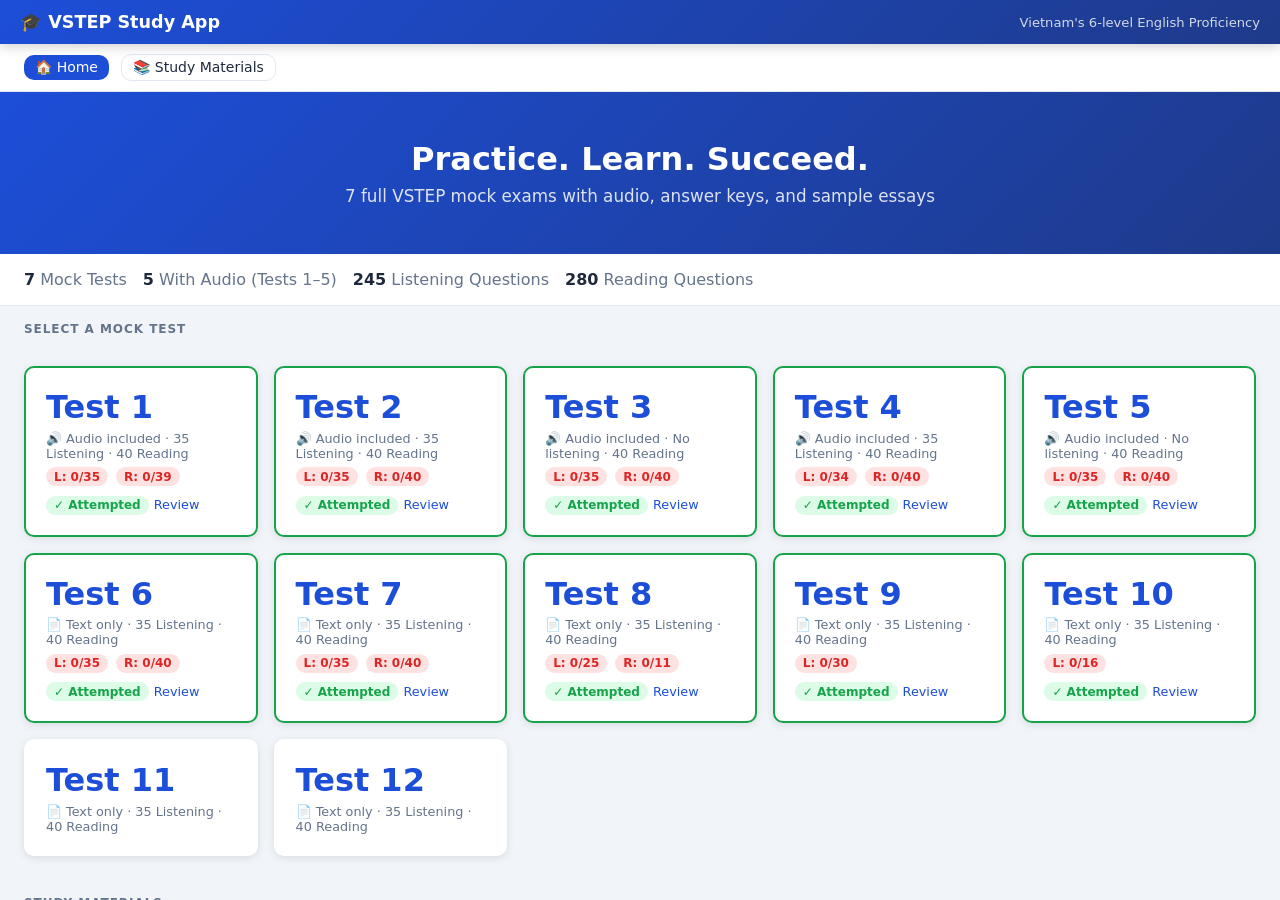
<file: index.html>
<!DOCTYPE html>
<html><head>
<meta charset="UTF-8">
<meta http-equiv="refresh" content="0; url=app/index.html">
<title>VSTEP Study App</title>
</head><body>
<p>Redirecting… <a href="app/index.html">Click here</a> if not redirected.</p>
</body></html>
</file>
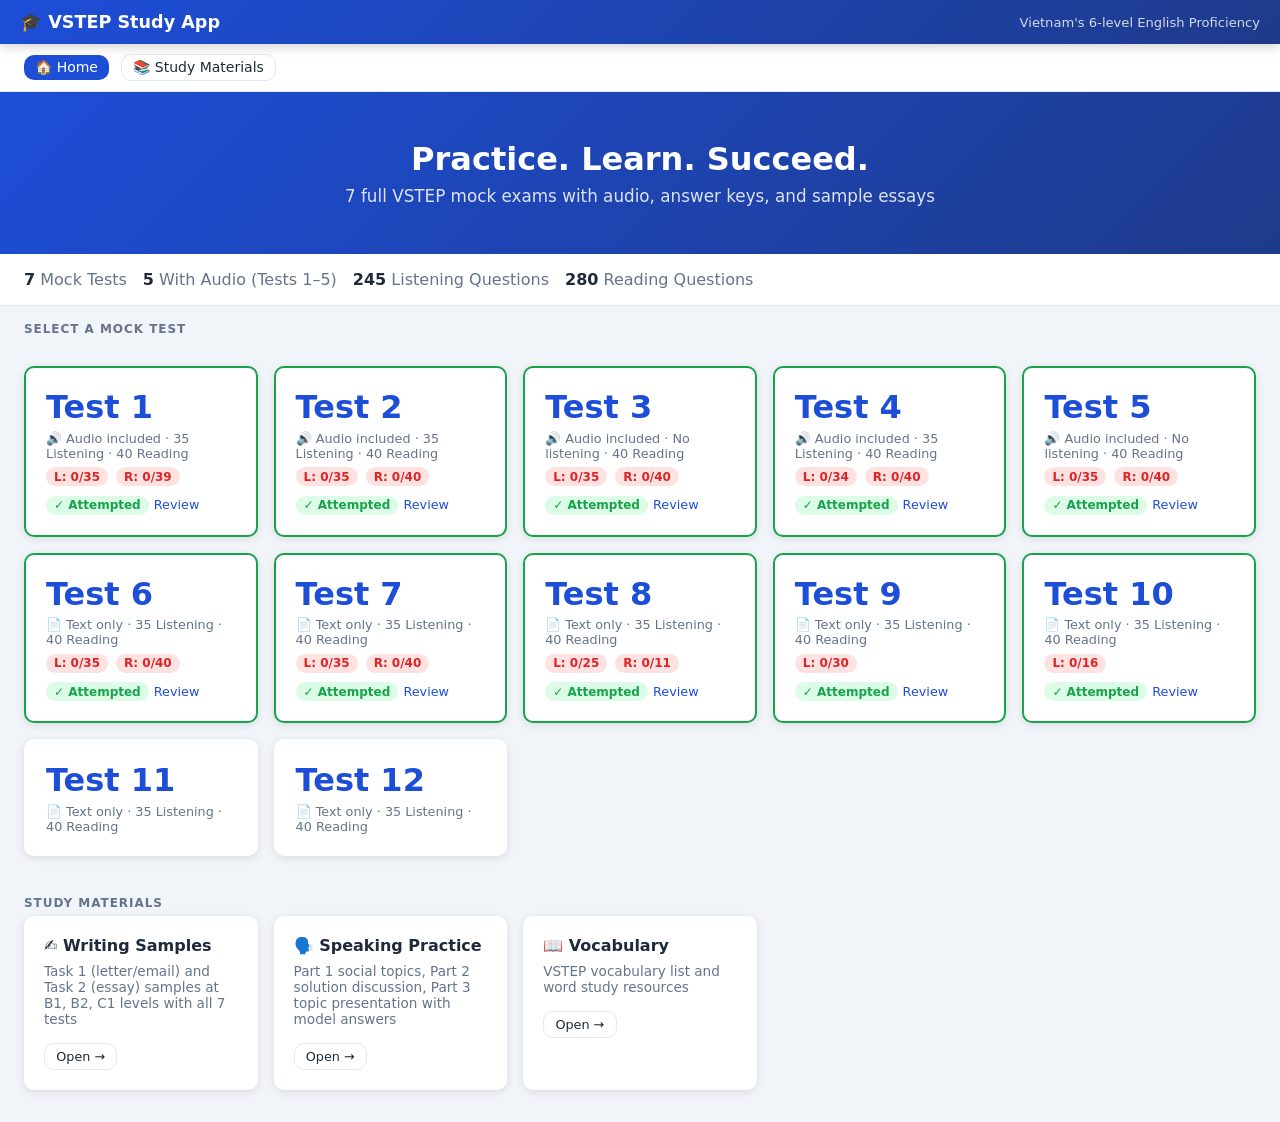
<file: app/index.html>
<!DOCTYPE html>
<html lang="en">
<head>
  <meta charset="UTF-8">
  <meta name="viewport" content="width=device-width, initial-scale=1.0">
  <title>VSTEP Study App</title>
  <link rel="stylesheet" href="style.css">
  <style>
    .progress-bar-wrap { background:#e2e8f0; border-radius:99px; height:6px; margin-top:.5rem; }
    .progress-bar      { height:6px; border-radius:99px; background:var(--success); transition:width .3s; }
    .nav-links { display:flex; gap:.75rem; align-items:center; flex-wrap:wrap; padding:.6rem 1.5rem; background:var(--card); border-bottom:1px solid var(--border); }
    .nav-links a { font-size:.875rem; font-weight:500; }
    .stat-row { display:flex; gap:.5rem; margin-top:.4rem; flex-wrap:wrap; }
    .section-title { padding: 1rem 1.5rem .4rem; font-size:.75rem; font-weight:700; text-transform:uppercase; letter-spacing:.08em; color:var(--muted); }
  </style>
</head>
<body>

<div class="app-header">
  <div>
    <h1>🎓 VSTEP Study App</h1>
  </div>
  <div class="spacer"></div>
  <span style="font-size:.82rem;opacity:.8">Vietnam's 6-level English Proficiency</span>
</div>

<nav class="nav-links">
  <a href="index.html" class="btn btn-primary btn-sm">🏠 Home</a>
  <a href="study.html" class="btn btn-outline btn-sm">📚 Study Materials</a>
</nav>

<!-- Hero -->
<div class="home-hero">
  <h1>Practice. Learn. Succeed.</h1>
  <p>7 full VSTEP mock exams with audio, answer keys, and sample essays</p>
</div>

<!-- Quick Stats -->
<div style="padding:1rem 1.5rem; display:flex; gap:1rem; flex-wrap:wrap; border-bottom:1px solid var(--border); background:var(--card);">
  <div><strong>7</strong> <span class="text-muted">Mock Tests</span></div>
  <div><strong>5</strong> <span class="text-muted">With Audio (Tests 1–5)</span></div>
  <div><strong>245</strong> <span class="text-muted">Listening Questions</span></div>
  <div><strong>280</strong> <span class="text-muted">Reading Questions</span></div>
</div>

<!-- Test Selection -->
<p class="section-title">Select a Mock Test</p>
<div class="test-grid" id="test-grid"></div>

<!-- Study Materials -->
<p class="section-title">Study Materials</p>
<div style="display:grid; grid-template-columns:repeat(auto-fill,minmax(220px,1fr)); gap:1rem; padding:0 1.5rem 2rem;">

  <div class="card" style="cursor:pointer" onclick="location.href='study.html?tab=writing'">
    <div class="card-title">✍️ Writing Samples</div>
    <p style="font-size:.85rem;color:var(--muted)">Task 1 (letter/email) and Task 2 (essay) samples at B1, B2, C1 levels with all 7 tests</p>
    <div class="mt-2"><a href="study.html?tab=writing" class="btn btn-outline btn-sm">Open →</a></div>
  </div>

  <div class="card" style="cursor:pointer" onclick="location.href='study.html?tab=speaking'">
    <div class="card-title">🗣️ Speaking Practice</div>
    <p style="font-size:.85rem;color:var(--muted)">Part 1 social topics, Part 2 solution discussion, Part 3 topic presentation with model answers</p>
    <div class="mt-2"><a href="study.html?tab=speaking" class="btn btn-outline btn-sm">Open →</a></div>
  </div>

  <div class="card" style="cursor:pointer" onclick="location.href='study.html?tab=vocab'">
    <div class="card-title">📖 Vocabulary</div>
    <p style="font-size:.85rem;color:var(--muted)">VSTEP vocabulary list and word study resources</p>
    <div class="mt-2"><a href="study.html?tab=vocab" class="btn btn-outline btn-sm">Open →</a></div>
  </div>

</div>

<script src="data/tests.js"></script>
<script src="data/answers.js"></script>
<script src="app.js"></script>
<script>
  const grid = document.getElementById('test-grid');

  Object.entries(TESTS).forEach(([num, test]) => {
    const n = parseInt(num);
    const answers = APP.getAnswers(n);
    const score   = APP.calcScore(n, answers);
    const hasL    = score.listening;
    const hasR    = score.reading;
    const done    = hasL || hasR;

    let progressHTML = '';
    let statHTML = '';

    if (done) {
      const lPct = hasL ? Math.round(hasL.correct / hasL.total * 100) : 0;
      const rPct = hasR ? Math.round(hasR.correct / hasR.total * 100) : 0;
      statHTML = `
        <div class="stat-row">
          ${hasL ? `<span class="badge badge-${APP.scoreClass(hasL.correct,hasL.total)==='good'?'success':APP.scoreClass(hasL.correct,hasL.total)==='ok'?'primary':'danger'}">L: ${hasL.correct}/${hasL.total}</span>` : ''}
          ${hasR ? `<span class="badge badge-${APP.scoreClass(hasR.correct,hasR.total)==='good'?'success':APP.scoreClass(hasR.correct,hasR.total)==='ok'?'primary':'danger'}">R: ${hasR.correct}/${hasR.total}</span>` : ''}
        </div>`;
    }

    grid.innerHTML += `
      <div class="test-card ${done ? 'completed' : ''}" onclick="location.href='test.html?test=${n}'">
        <div class="test-num">Test ${n}</div>
        <div class="test-meta">
          ${test.hasAudio ? '🔊 Audio included' : '📄 Text only'}
          · ${test.listening?.parts ? '35 Listening' : 'No listening'}
          · 40 Reading
        </div>
        ${statHTML}
        ${done ? '<div class="mt-1"><span class="badge badge-success">✓ Attempted</span> <a href="review.html?test='+n+'" onclick="event.stopPropagation()" style="font-size:.8rem">Review</a></div>' : ''}
      </div>`;
  });
</script>
</body>
</html>
</file>
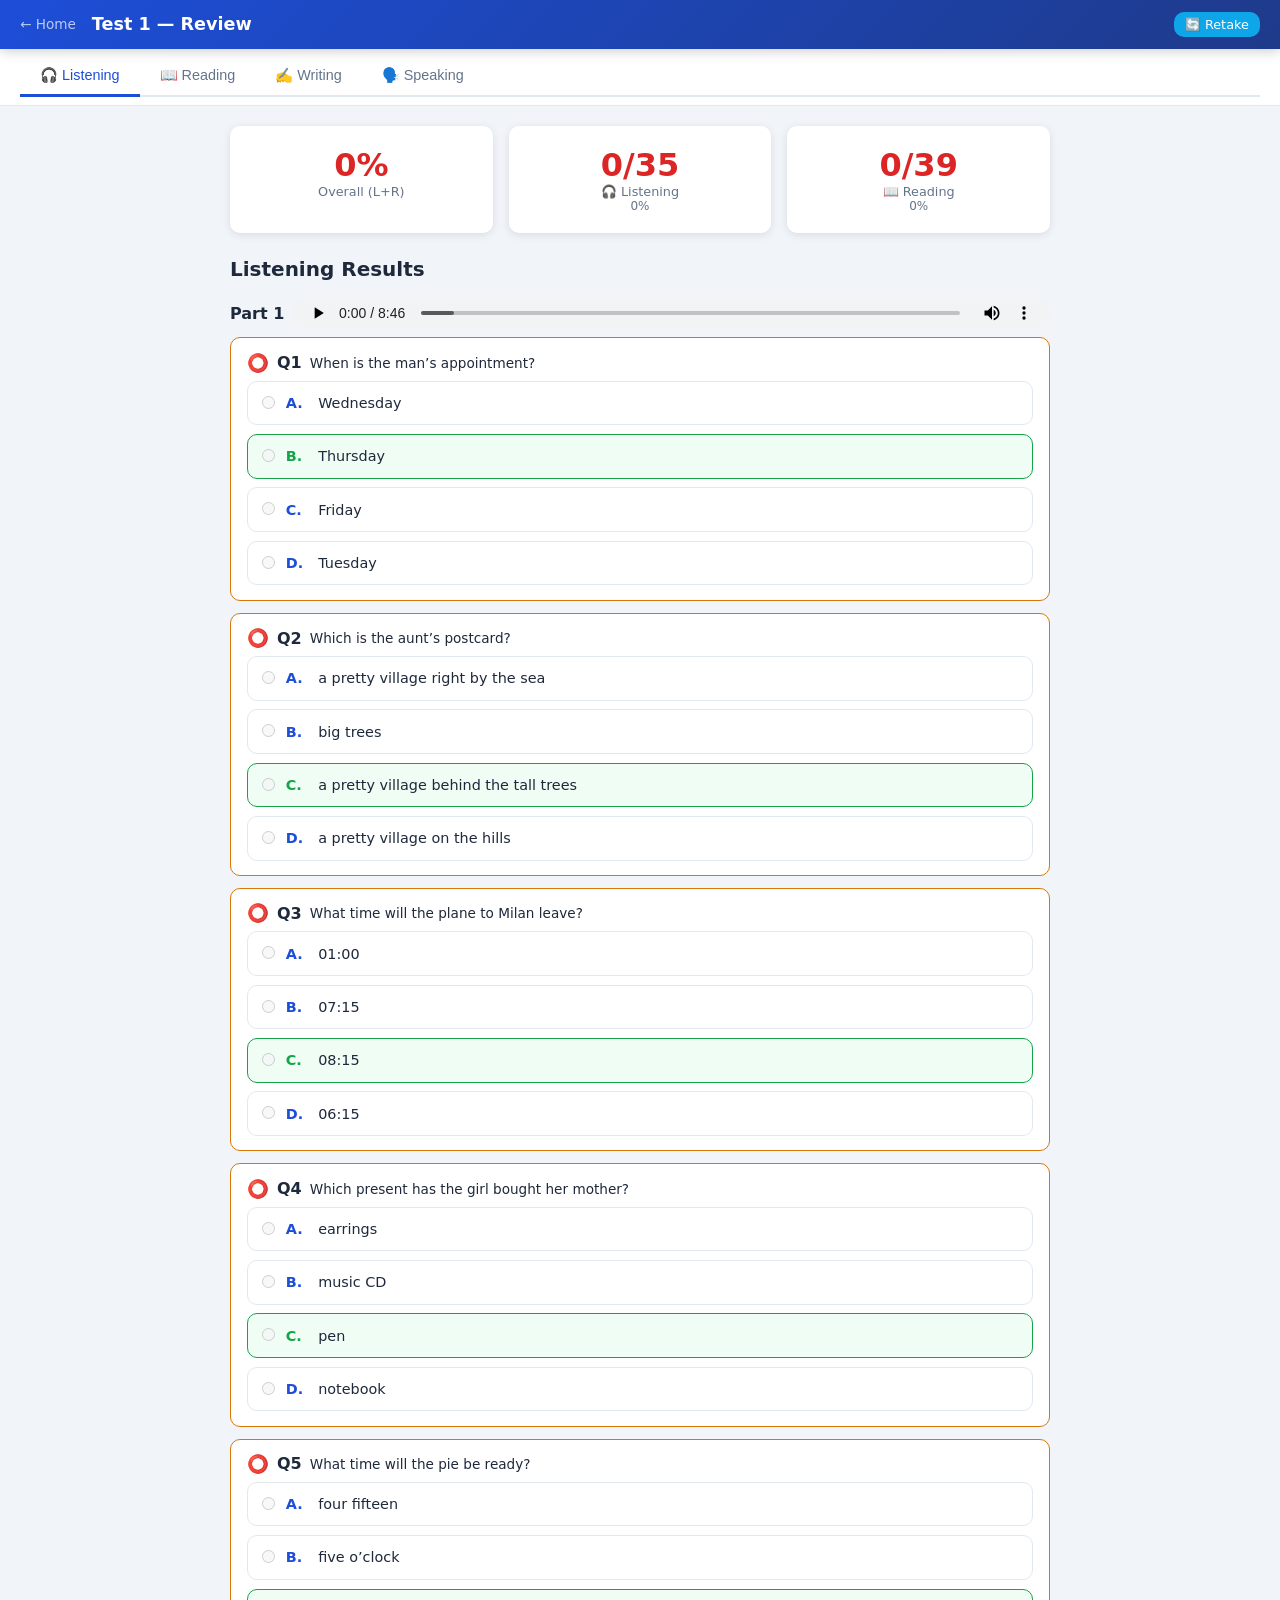
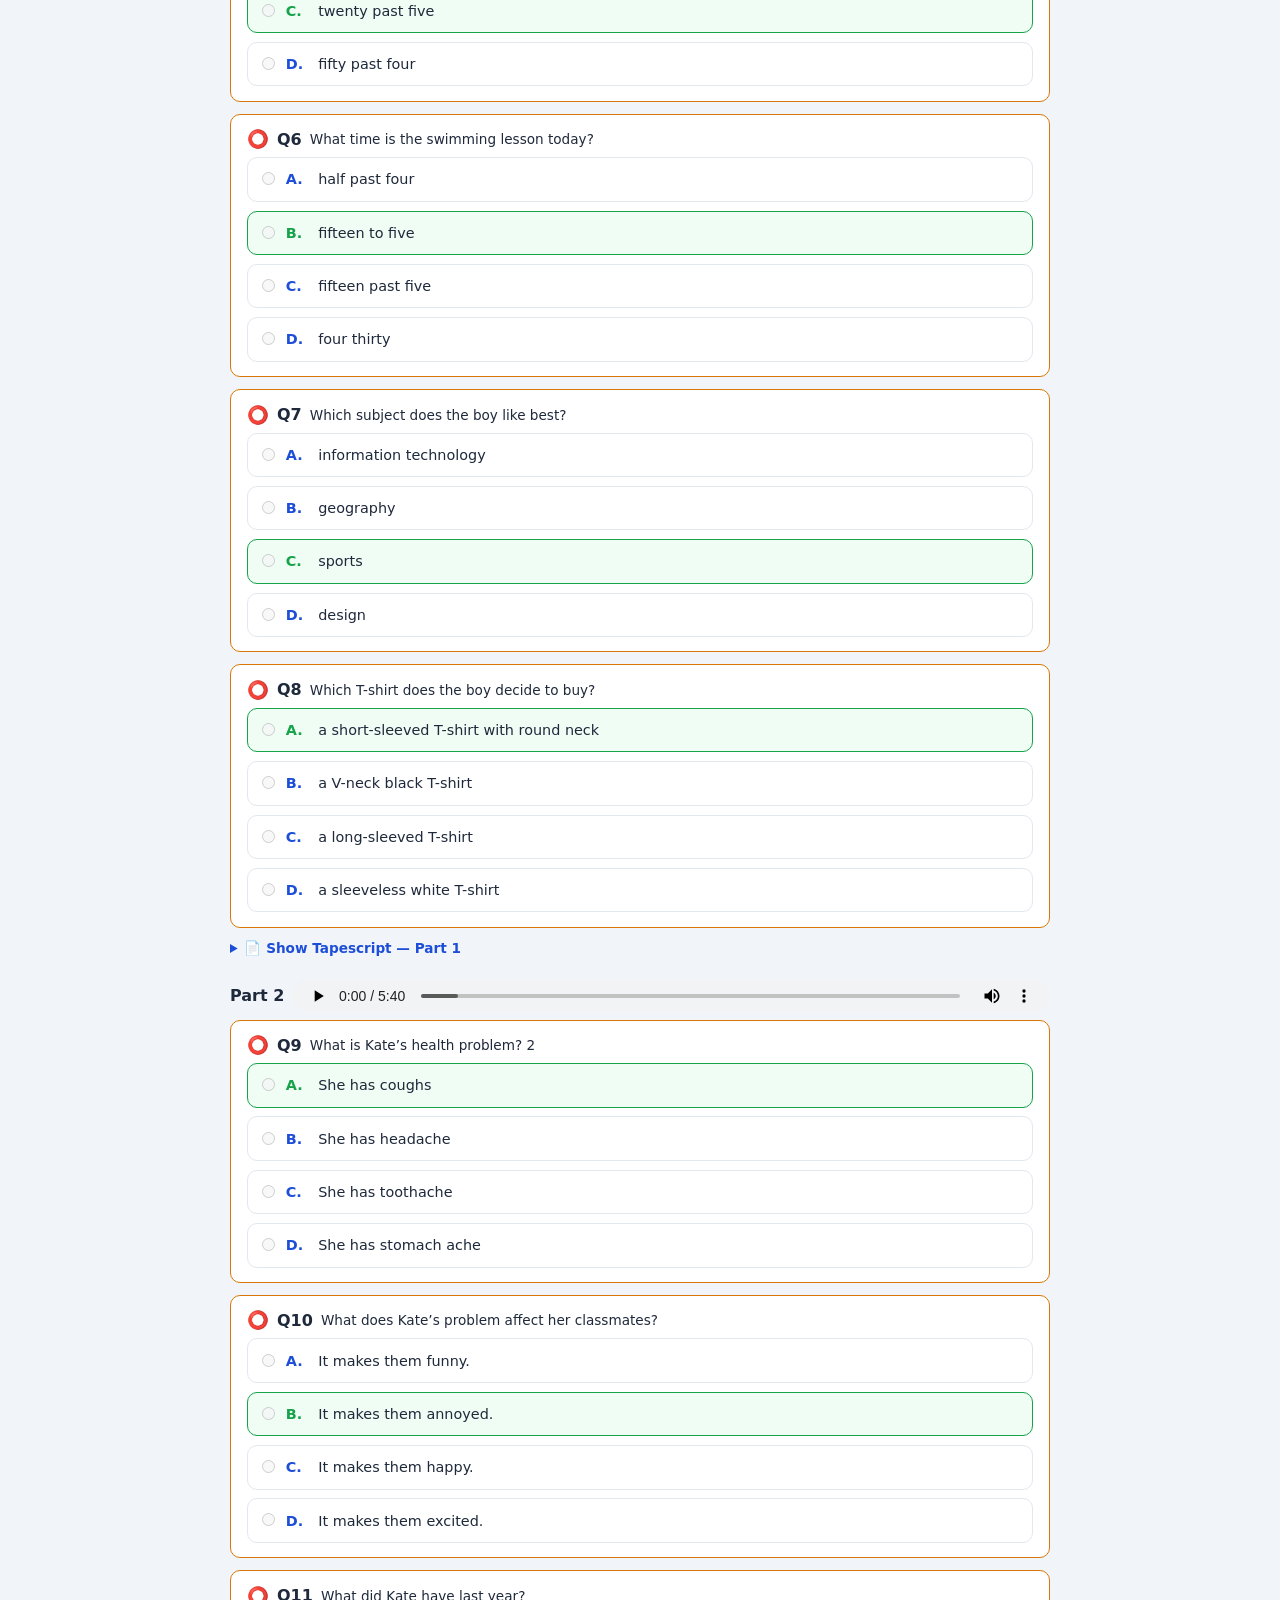
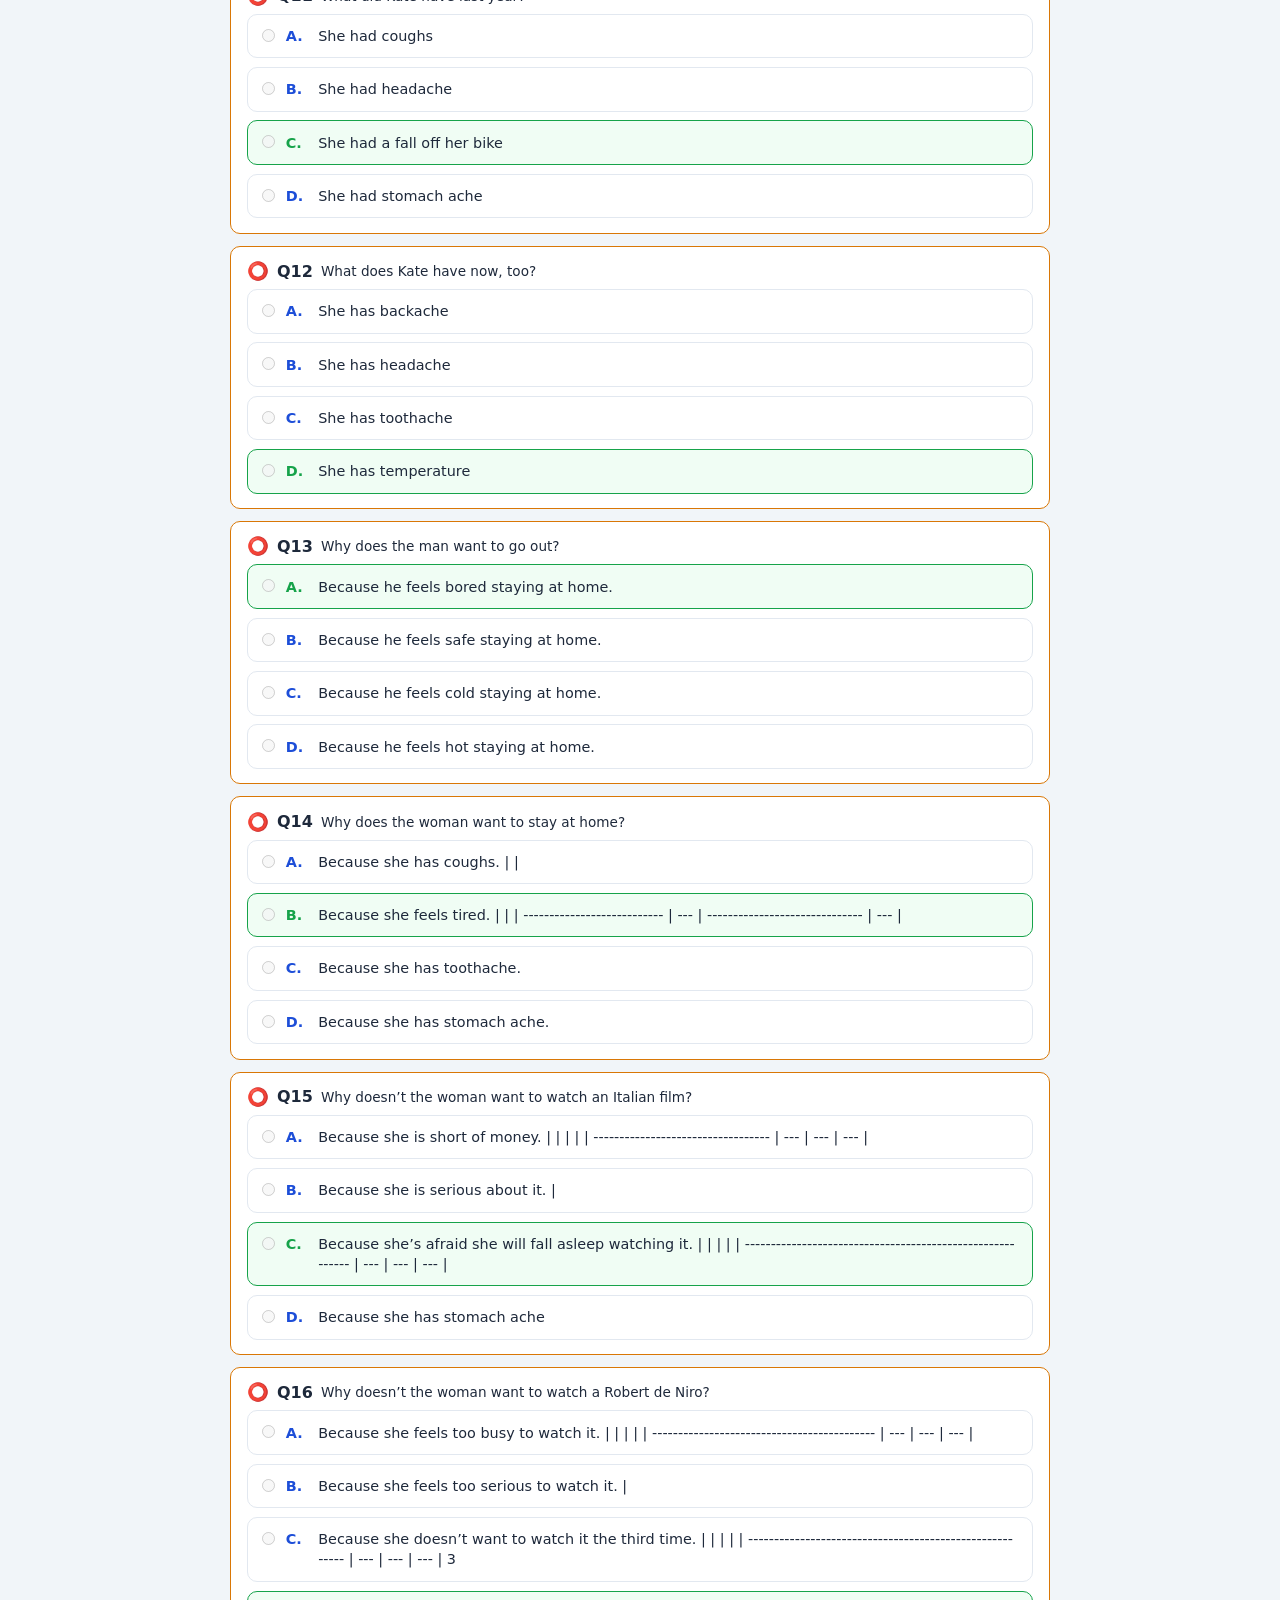
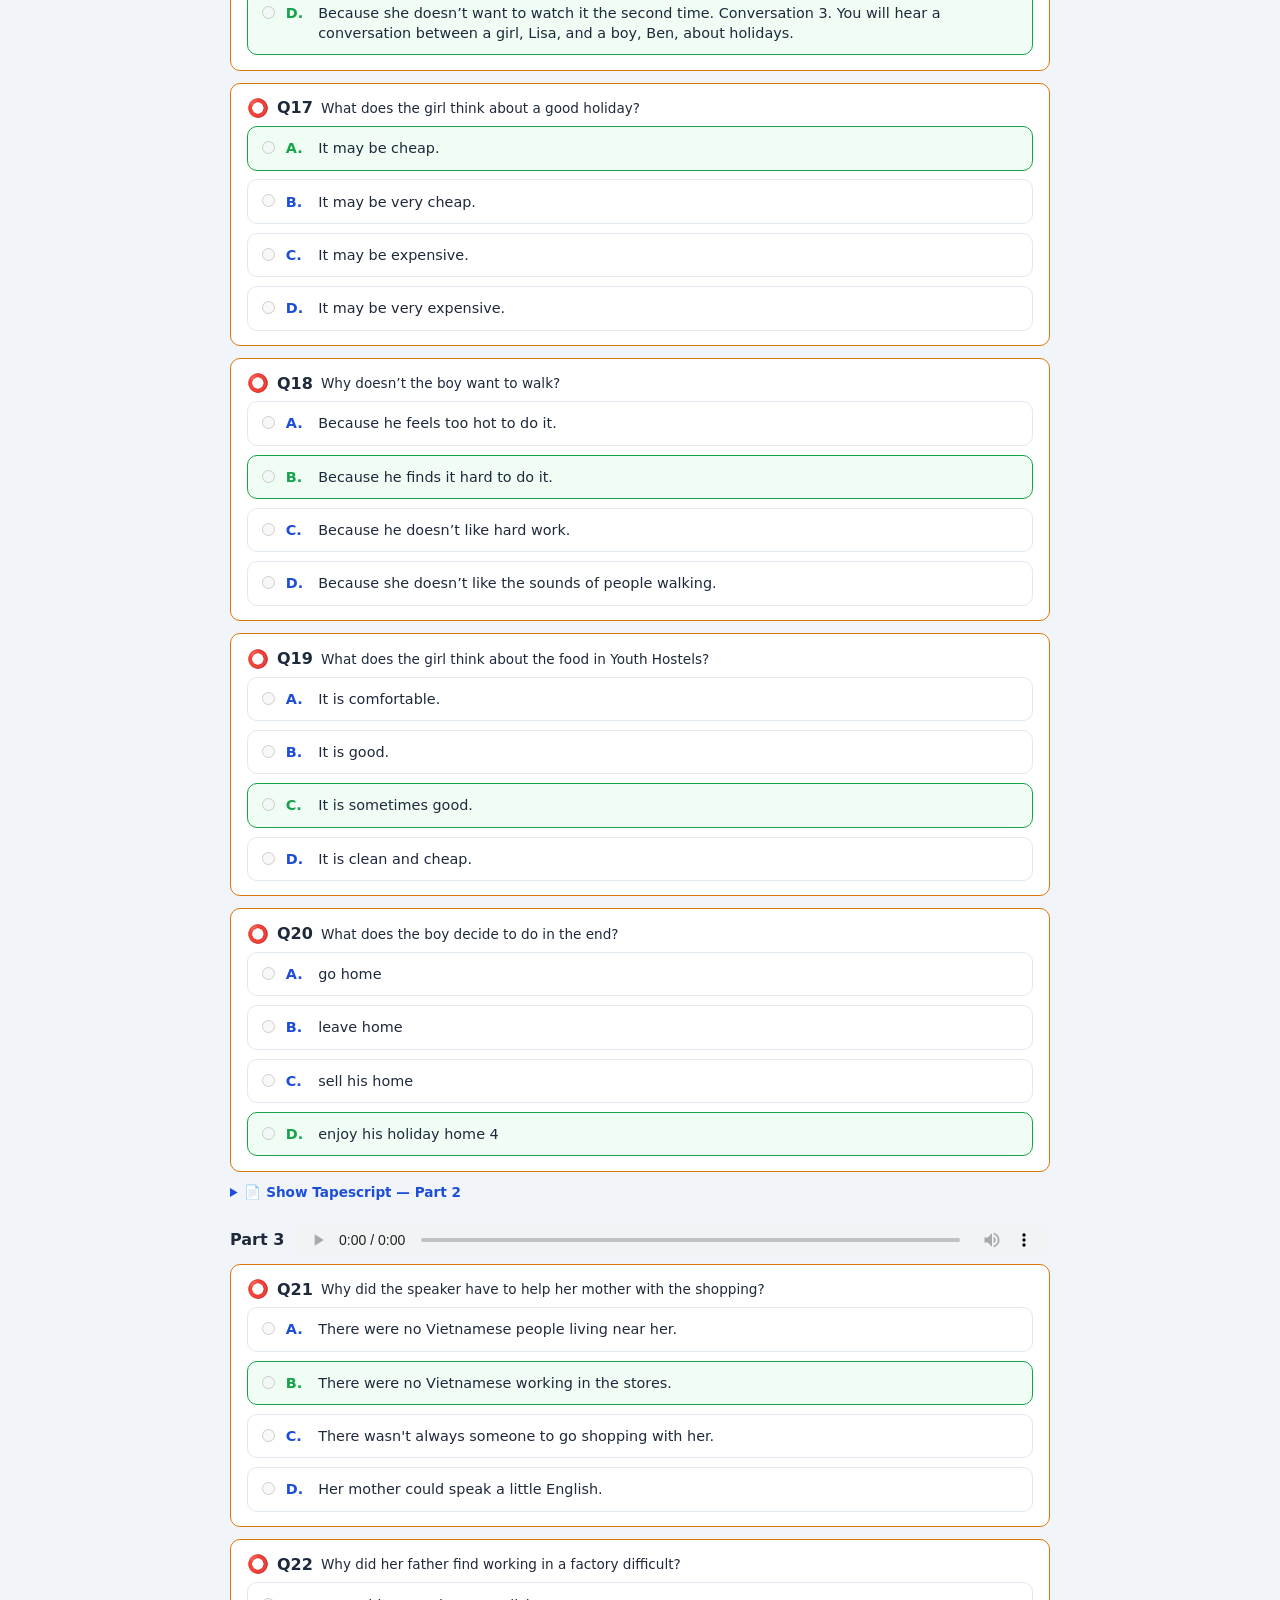
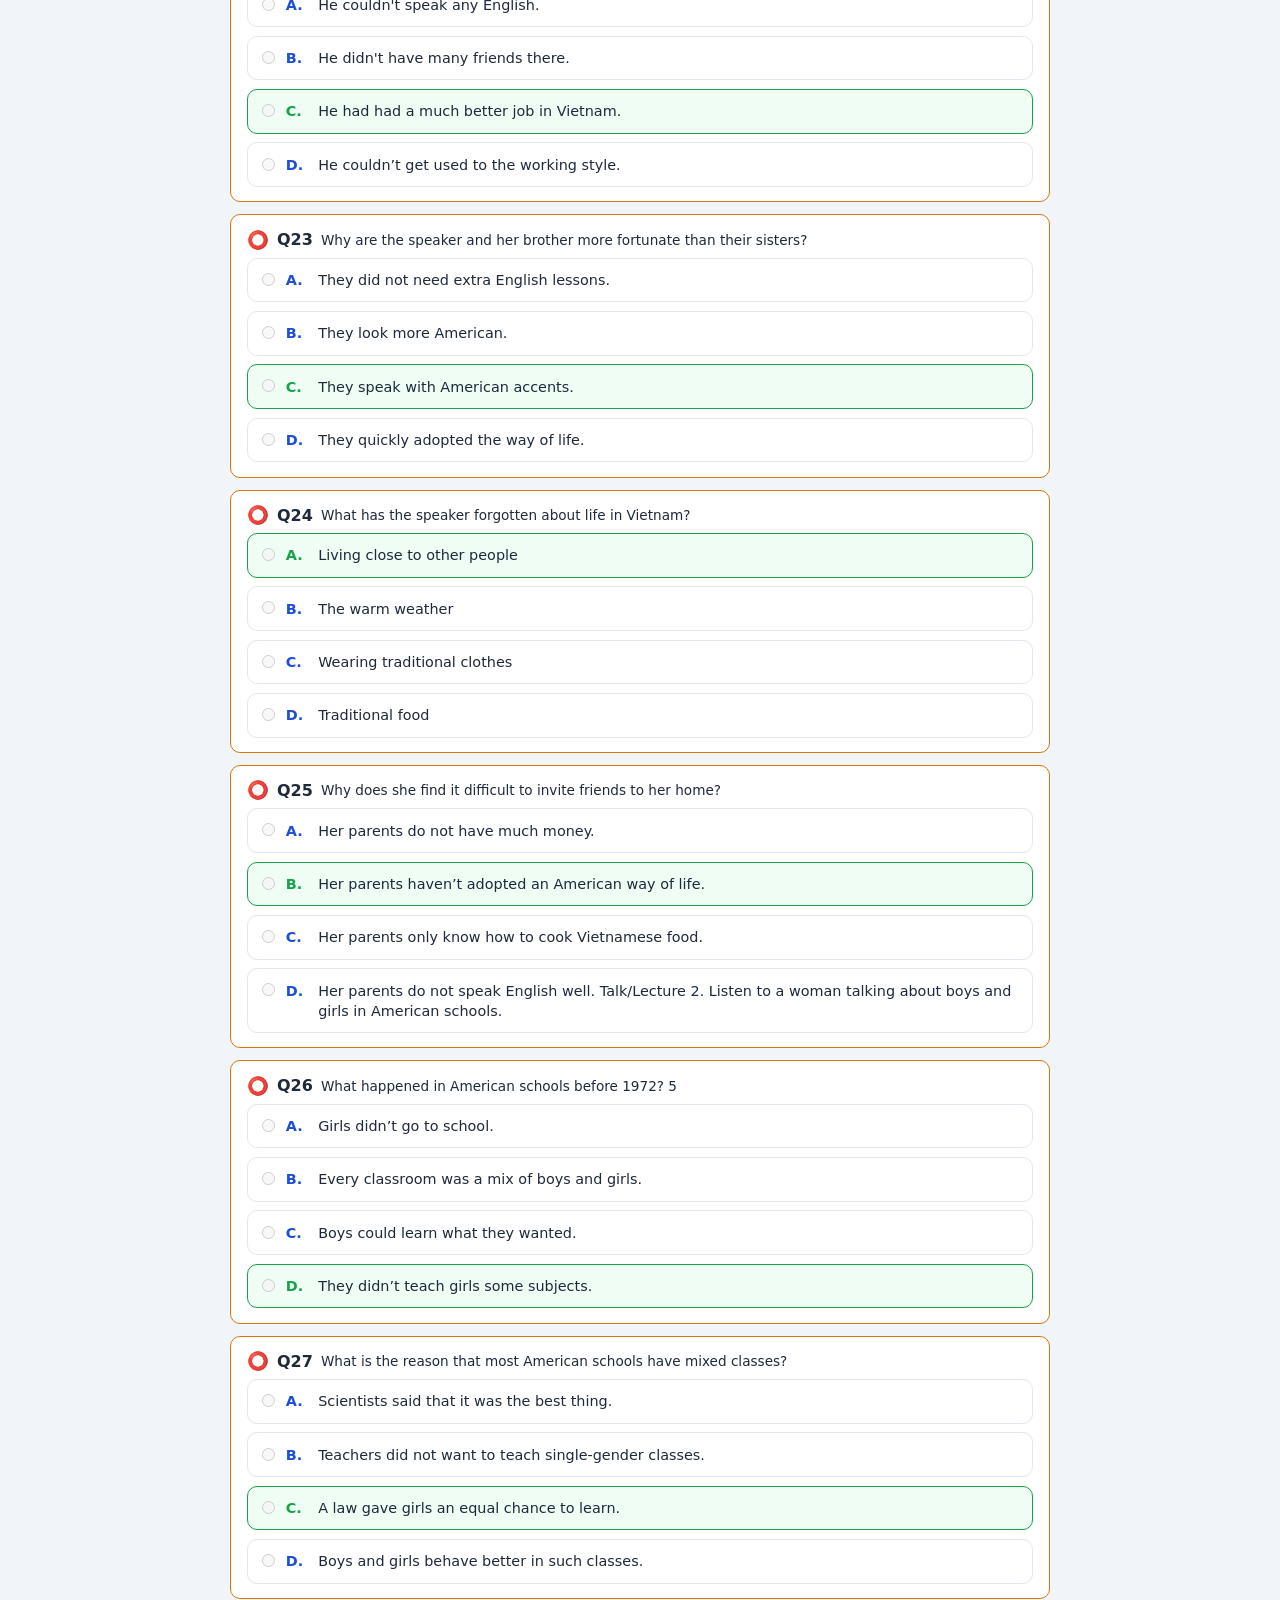
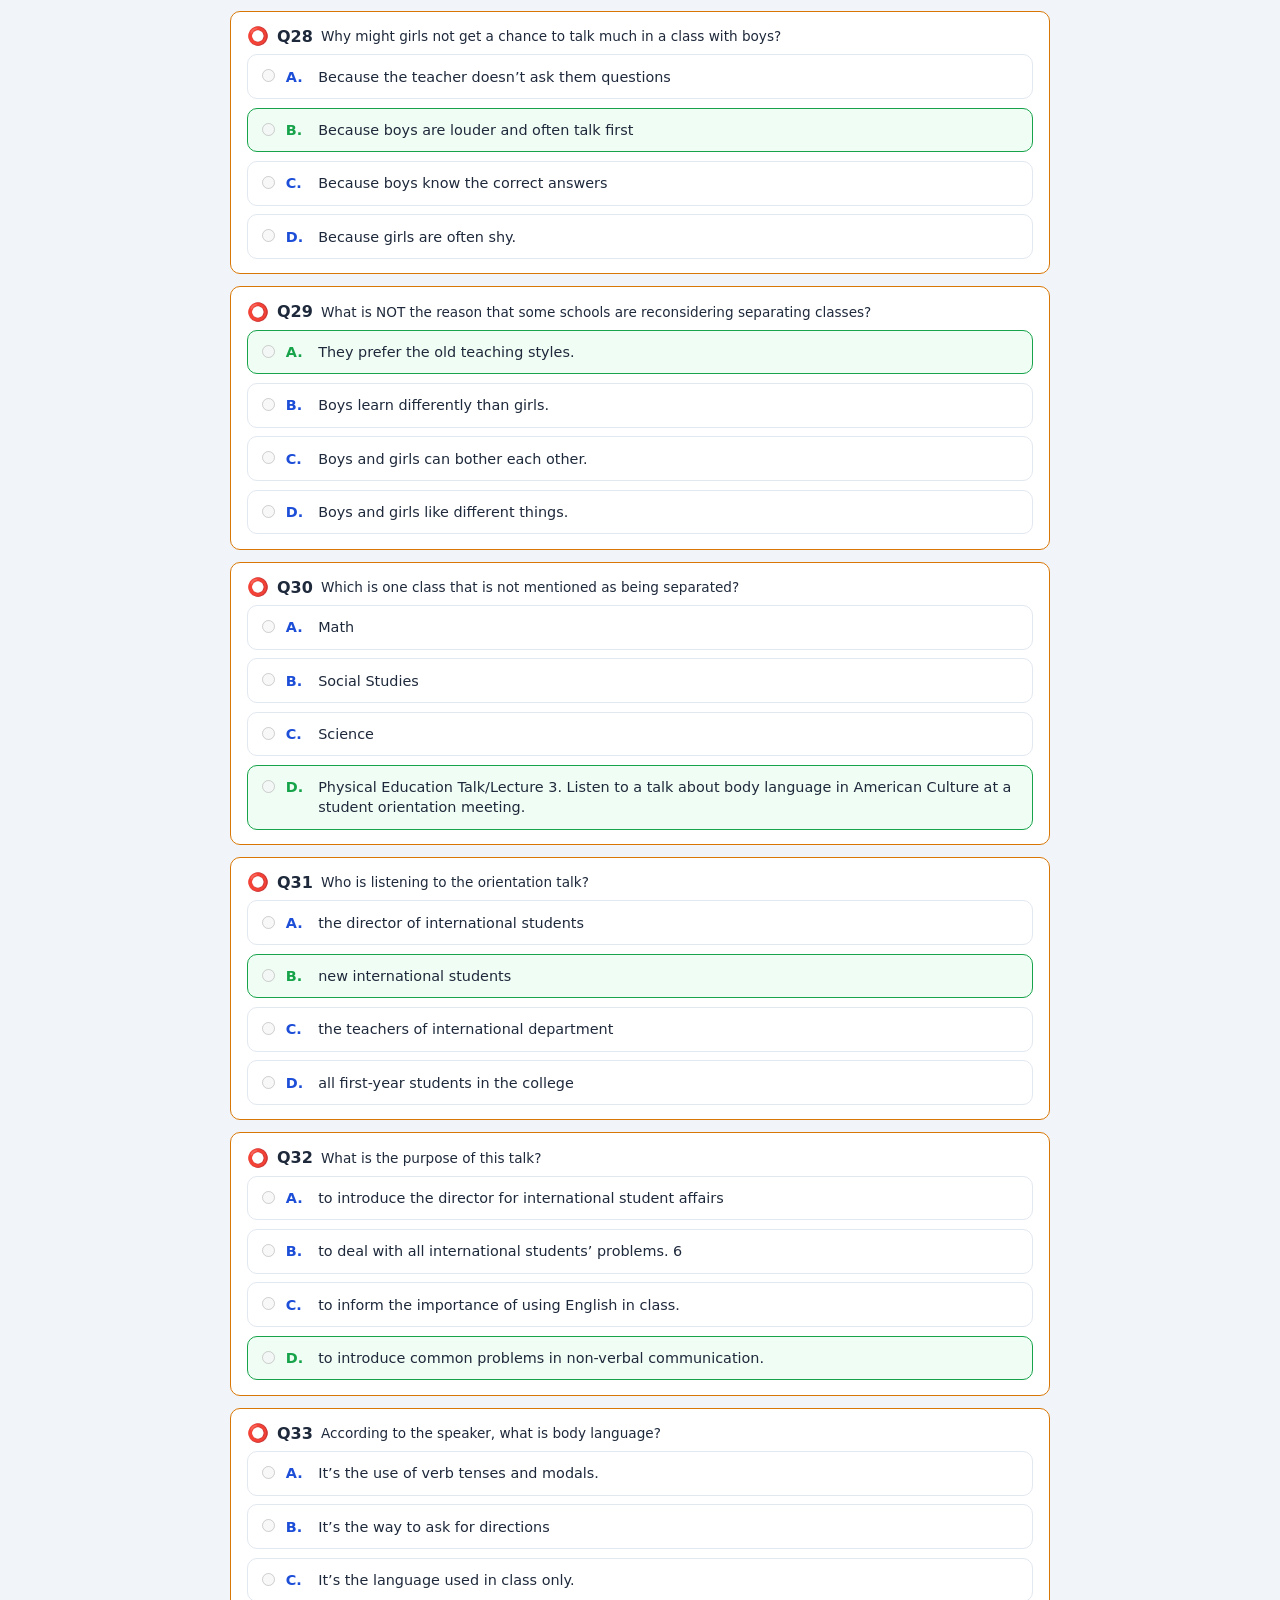
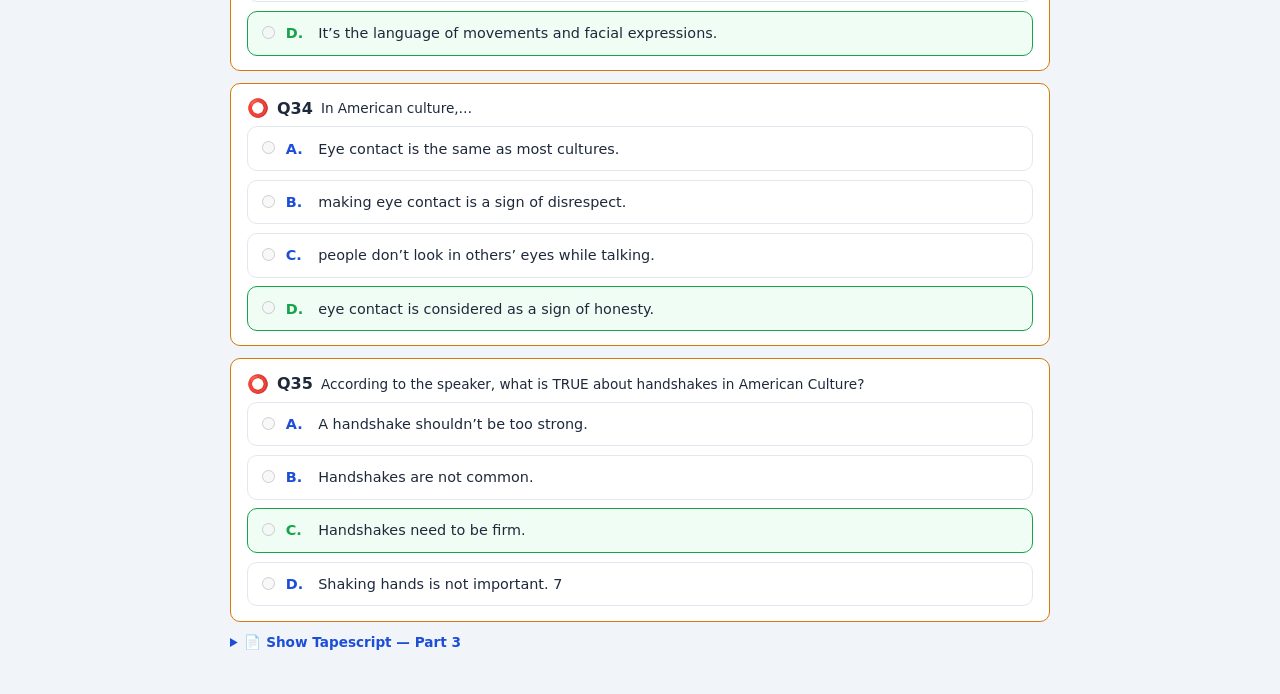
<file: app/review.html>
<!DOCTYPE html>
<html lang="en">
<head>
  <meta charset="UTF-8">
  <meta name="viewport" content="width=device-width, initial-scale=1.0">
  <title>VSTEP Review</title>
  <link rel="stylesheet" href="style.css">
  <style>
    .review-wrap { max-width: 860px; margin: 0 auto; padding: 1.25rem; }
    .section-panel { display:none; } .section-panel.active { display:block; }
    .q-review {
      border: 1.5px solid var(--border); border-radius: var(--radius);
      padding: .9rem 1rem; margin-bottom: .75rem; background: var(--card);
    }
    .q-review.correct { border-color: var(--success); }
    .q-review.wrong   { border-color: var(--danger);  }
    .q-review.skipped { border-color: var(--warning);  }
    .q-header { display:flex; align-items:center; gap:.5rem; margin-bottom:.5rem; flex-wrap:wrap; }
    .q-result-icon { font-size:1.1rem; }
    .sample-level-tabs { display:flex; gap:.35rem; margin-bottom:.75rem; flex-wrap:wrap; }
    .level-tab { padding:.3rem .8rem; border-radius:6px; border:1.5px solid var(--border); cursor:pointer; font-size:.82rem; font-weight:600; background:var(--card); }
    .level-tab.active { background:var(--primary); color:#fff; border-color:var(--primary); }
    .level-content { display:none; } .level-content.active { display:block; }
    .ts-panel { background:#f8fafc; border:1px solid var(--border); border-radius:var(--radius); padding:1rem; margin-top:.75rem; font-size:.875rem; line-height:1.7; }
    .speaking-part { background: var(--card); border-radius: var(--radius); padding: 1rem; margin-bottom: 1rem; box-shadow: var(--shadow); }
  </style>
</head>
<body>

<header class="app-header">
  <a href="index.html" style="color:rgba(255,255,255,.7);font-size:.85rem">← Home</a>
  <h1 id="review-title">Test Review</h1>
  <div class="spacer"></div>
  <a id="retake-btn" href="#" class="btn btn-accent btn-sm">🔄 Retake</a>
</header>

<!-- Study Tab nav -->
<div style="background:var(--card); border-bottom:1px solid var(--border); padding:.5rem 1.25rem;">
  <div class="study-tabs" id="review-tabs">
    <button class="study-tab active" data-panel="listening">🎧 Listening</button>
    <button class="study-tab" data-panel="reading">📖 Reading</button>
    <button class="study-tab" data-panel="writing">✍️ Writing</button>
    <button class="study-tab" data-panel="speaking">🗣️ Speaking</button>
  </div>
</div>

<div class="review-wrap">

  <!-- Score summary -->
  <div class="score-grid" id="score-grid"></div>

  <!-- LISTENING -->
  <div id="panel-listening" class="section-panel active">
    <h2 class="mb-2">Listening Results</h2>
    <div id="listen-parts"></div>
  </div>

  <!-- READING -->
  <div id="panel-reading" class="section-panel">
    <h2 class="mb-2">Reading Results</h2>
    <div id="read-passages"></div>
  </div>

  <!-- WRITING -->
  <div id="panel-writing" class="section-panel">
    <h2 class="mb-2">Writing Review</h2>
    <div id="writing-review"></div>
  </div>

  <!-- SPEAKING -->
  <div id="panel-speaking" class="section-panel">
    <h2 class="mb-2">Speaking Model Answers</h2>
    <div id="speaking-review"></div>
  </div>

</div>

<script src="data/tests.js"></script>
<script src="data/answers.js"></script>
<script src="data/tapescripts.js"></script>
<script src="data/writing_samples.js"></script>
<script src="app.js"></script>
<script>
const testNum   = APP.getTestNum();
const test      = TESTS[testNum];
const userAns   = APP.getAnswers(testNum);
const keyAns    = ANSWERS[testNum] || {};
const score     = APP.calcScore(testNum, userAns);

document.getElementById('review-title').textContent = `Test ${testNum} — Review`;
document.getElementById('retake-btn').href = `test.html?test=${testNum}`;

// ── Tabs ──────────────────────────────────────────────────────────────────
document.getElementById('review-tabs').addEventListener('click', e => {
  const tab = e.target.closest('.study-tab');
  if (!tab) return;
  const panel = tab.dataset.panel;
  document.querySelectorAll('.study-tab').forEach(t => t.classList.toggle('active', t === tab));
  document.querySelectorAll('.section-panel').forEach(p =>
    p.classList.toggle('active', p.id === `panel-${panel}`)
  );
});

// ── Score Grid ────────────────────────────────────────────────────────────
function buildScoreGrid() {
  let html = '';
  const sections = { listening: '🎧 Listening', reading: '📖 Reading' };
  for (const [sec, label] of Object.entries(sections)) {
    if (!score[sec]) { html += `<div class="score-card"><div class="score-num text-muted">—</div><div class="score-label">${label}</div></div>`; continue; }
    const { correct, total } = score[sec];
    const cls = APP.scoreClass(correct, total);
    html += `
      <div class="score-card ${cls}">
        <div class="score-num">${correct}/${total}</div>
        <div class="score-label">${label}</div>
        <div style="font-size:.75rem;color:var(--muted)">${Math.round(correct/total*100)}%</div>
      </div>`;
  }
  // Overall approximate
  const totalC = (score.listening?.correct||0) + (score.reading?.correct||0);
  const totalT = (score.listening?.total||0)   + (score.reading?.total||0);
  if (totalT > 0) {
    const cls = APP.scoreClass(totalC, totalT);
    html = `<div class="score-card ${cls}"><div class="score-num">${Math.round(totalC/totalT*100)}%</div><div class="score-label">Overall (L+R)</div></div>` + html;
  }
  document.getElementById('score-grid').innerHTML = html;
}

// ── Listening Review ──────────────────────────────────────────────────────
function buildListeningReview() {
  if (!test.listening) {
    document.getElementById('listen-parts').innerHTML = '<p class="text-muted">No listening section.</p>';
    return;
  }
  let html = '';
  test.listening.parts.forEach(part => {
    const partNum = part.part;
    const ts = TAPESCRIPTS[testNum]?.[`part${partNum}`] || '';
    html += `<div style="margin-bottom:1.5rem">
      <h3 style="margin-bottom:.5rem;display:flex;align-items:center;gap:.5rem">
        Part ${partNum}
        ${test.hasAudio ? `<audio controls style="height:32px;flex:1;min-width:0" src="${APP.audioSrc(testNum, partNum)}"></audio>` : ''}
      </h3>`;

    part.questions.forEach(q => {
      const userA   = userAns.listening?.[q.id];
      const correctA = String(keyAns.listening?.[q.id] || '');
      const status  = !userA ? 'skipped' : userA === correctA ? 'correct' : 'wrong';
      const icon    = status === 'correct' ? '✅' : status === 'wrong' ? '❌' : '⭕';
      html += `
        <div class="q-review ${status}">
          <div class="q-header">
            <span class="q-result-icon">${icon}</span>
            <strong>Q${q.id}</strong>
            <span style="font-size:.85rem;flex:1">${q.text}</span>
          </div>
          <div class="options">${APP.renderOptions(q, userA, true, correctA)}</div>
        </div>`;
    });

    if (ts) {
      html += `<details style="margin-top:.5rem">
        <summary style="cursor:pointer;font-size:.85rem;color:var(--primary);font-weight:600">📄 Show Tapescript — Part ${partNum}</summary>
        <div class="ts-panel">${ts.replace(/\*\*(.+?)\*\*/g,'<strong>$1</strong>').replace(/\n/g,'<br>')}</div>
      </details>`;
    }
    html += '</div>';
  });
  document.getElementById('listen-parts').innerHTML = html;
}

// ── Reading Review ────────────────────────────────────────────────────────
function buildReadingReview() {
  if (!test.reading) {
    document.getElementById('read-passages').innerHTML = '<p class="text-muted">No reading section.</p>';
    return;
  }
  let html = '';
  test.reading.passages.forEach(passage => {
    html += `<details open style="margin-bottom:1rem">
      <summary style="cursor:pointer;font-weight:600;padding:.5rem 0">Passage ${passage.id} — Questions</summary>
      <div class="ts-panel mb-2" style="max-height:250px;overflow-y:auto">${passage.text.replace(/\n/g,'<br>')}</div>`;

    passage.questions.forEach(q => {
      const userA    = userAns.reading?.[q.id] || '';
      const correctA = String(keyAns.reading?.[q.id] || '');
      const hasOpts  = Object.values(q.options || {}).some(v => v.trim());
      const status   = !userA ? 'skipped' : (hasOpts ? userA === correctA : true) ? 'correct' : 'wrong';
      const icon     = status === 'correct' ? '✅' : status === 'wrong' ? '❌' : '⭕';
      const answerBlock = hasOpts
        ? `<div class="options">${APP.renderOptions(q, userA, true, correctA)}</div>`
        : `<div style="margin-top:.4rem;font-size:.9rem">
             Your answer: <strong>${userA || '—'}</strong>
             ${correctA ? ` · Correct: <strong style="color:var(--green)">${correctA}</strong>` : ''}
           </div>`;
      html += `
        <div class="q-review ${status}">
          <div class="q-header">
            <span class="q-result-icon">${icon}</span>
            <strong>Q${q.id}</strong>
            <span style="font-size:.85rem;flex:1">${q.text}</span>
          </div>
          ${answerBlock}
        </div>`;
    });
    html += '</details>';
  });
  document.getElementById('read-passages').innerHTML = html;
}

// ── Writing Review ────────────────────────────────────────────────────────
function buildWritingReview() {
  const w = test.writing;
  const samples = WRITING_SAMPLES[testNum] || {};
  let html = '';

  if (!w) { document.getElementById('writing-review').innerHTML = '<p class="text-muted">No writing section.</p>'; return; }

  for (const [key, task] of Object.entries(w)) {
    const taskNum  = key.replace('task', '');
    const userText = userAns.writing?.[key] || '';
    const taskSamples = samples[key] || {};
    const bullets  = task.bullets?.map(b => `<li>${b}</li>`).join('') || '';

    html += `<div style="margin-bottom:2rem">
      <h3 style="margin-bottom:.75rem">Task ${taskNum}</h3>
      <div class="task-prompt">
        <p style="font-size:.9rem;line-height:1.65">${task.prompt}</p>
        ${bullets ? `<ul>${bullets}</ul>` : ''}
      </div>

      ${userText ? `
      <div style="margin:1rem 0">
        <h3 style="margin-bottom:.4rem">📝 Your Answer <span style="font-weight:400;font-size:.8rem;color:var(--muted)">(${APP.countWords(userText)} words)</span></h3>
        <div class="sample-essay">${userText.replace(/\n/g,'<br>')}</div>
      </div>` : '<p class="text-muted mt-1 mb-1">No answer submitted.</p>'}

      ${Object.keys(taskSamples).length ? `
      <h3 style="margin-bottom:.5rem">📚 Sample Answers</h3>
      <div class="sample-level-tabs">
        ${Object.keys(taskSamples).map((lv,i) =>
          `<button class="level-tab ${i===0?'active':''}" onclick="showLevel(this,'lv-${key}','lv-${key}-${lv}')">${lv}</button>`
        ).join('')}
      </div>
      ${Object.entries(taskSamples).map(([lv, text], i) =>
        `<div id="lv-${key}-${lv}" class="level-content ${i===0?'active':''}">
          <div class="sample-essay">${text}</div>
        </div>`
      ).join('')}` : ''}
    </div>`;
  }

  document.getElementById('writing-review').innerHTML = html;
}

function showLevel(btn, groupPrefix, activeId) {
  const parent = btn.closest('[style]') || btn.parentElement.parentElement;
  parent.querySelectorAll('.level-tab').forEach(t => t.classList.toggle('active', t === btn));
  parent.querySelectorAll('.level-content').forEach(c =>
    c.classList.toggle('active', c.id === activeId)
  );
}

// ── Speaking Review ───────────────────────────────────────────────────────
function buildSpeakingReview() {
  const sp = test.speaking;
  if (!sp) { document.getElementById('speaking-review').innerHTML = '<p class="text-muted">No speaking section.</p>'; return; }

  const partNames = { part1: 'Social Interaction', part2: 'Solution Discussion', part3: 'Topic' };
  let html = '';

  for (const [key, part] of Object.entries(sp)) {
    const qs = part.questions?.map(q => `<li>${q}</li>`).join('') || '';
    html += `
      <div class="speaking-part">
        <h3>Part ${key.replace('part','')}: ${partNames[key] || part.title}</h3>
        <p style="color:var(--muted);font-size:.85rem;margin:.3rem 0">Topic: <strong>${part.topic}</strong></p>
        ${qs ? `<ol style="margin:.75rem 0 0 1.2rem;line-height:1.8;font-size:.9rem">${qs}</ol>` : ''}
      </div>`;
  }
  document.getElementById('speaking-review').innerHTML = html;
}

// ── Init ──────────────────────────────────────────────────────────────────
buildScoreGrid();
buildListeningReview();
buildReadingReview();
buildWritingReview();
buildSpeakingReview();
</script>
</body>
</html>
</file>
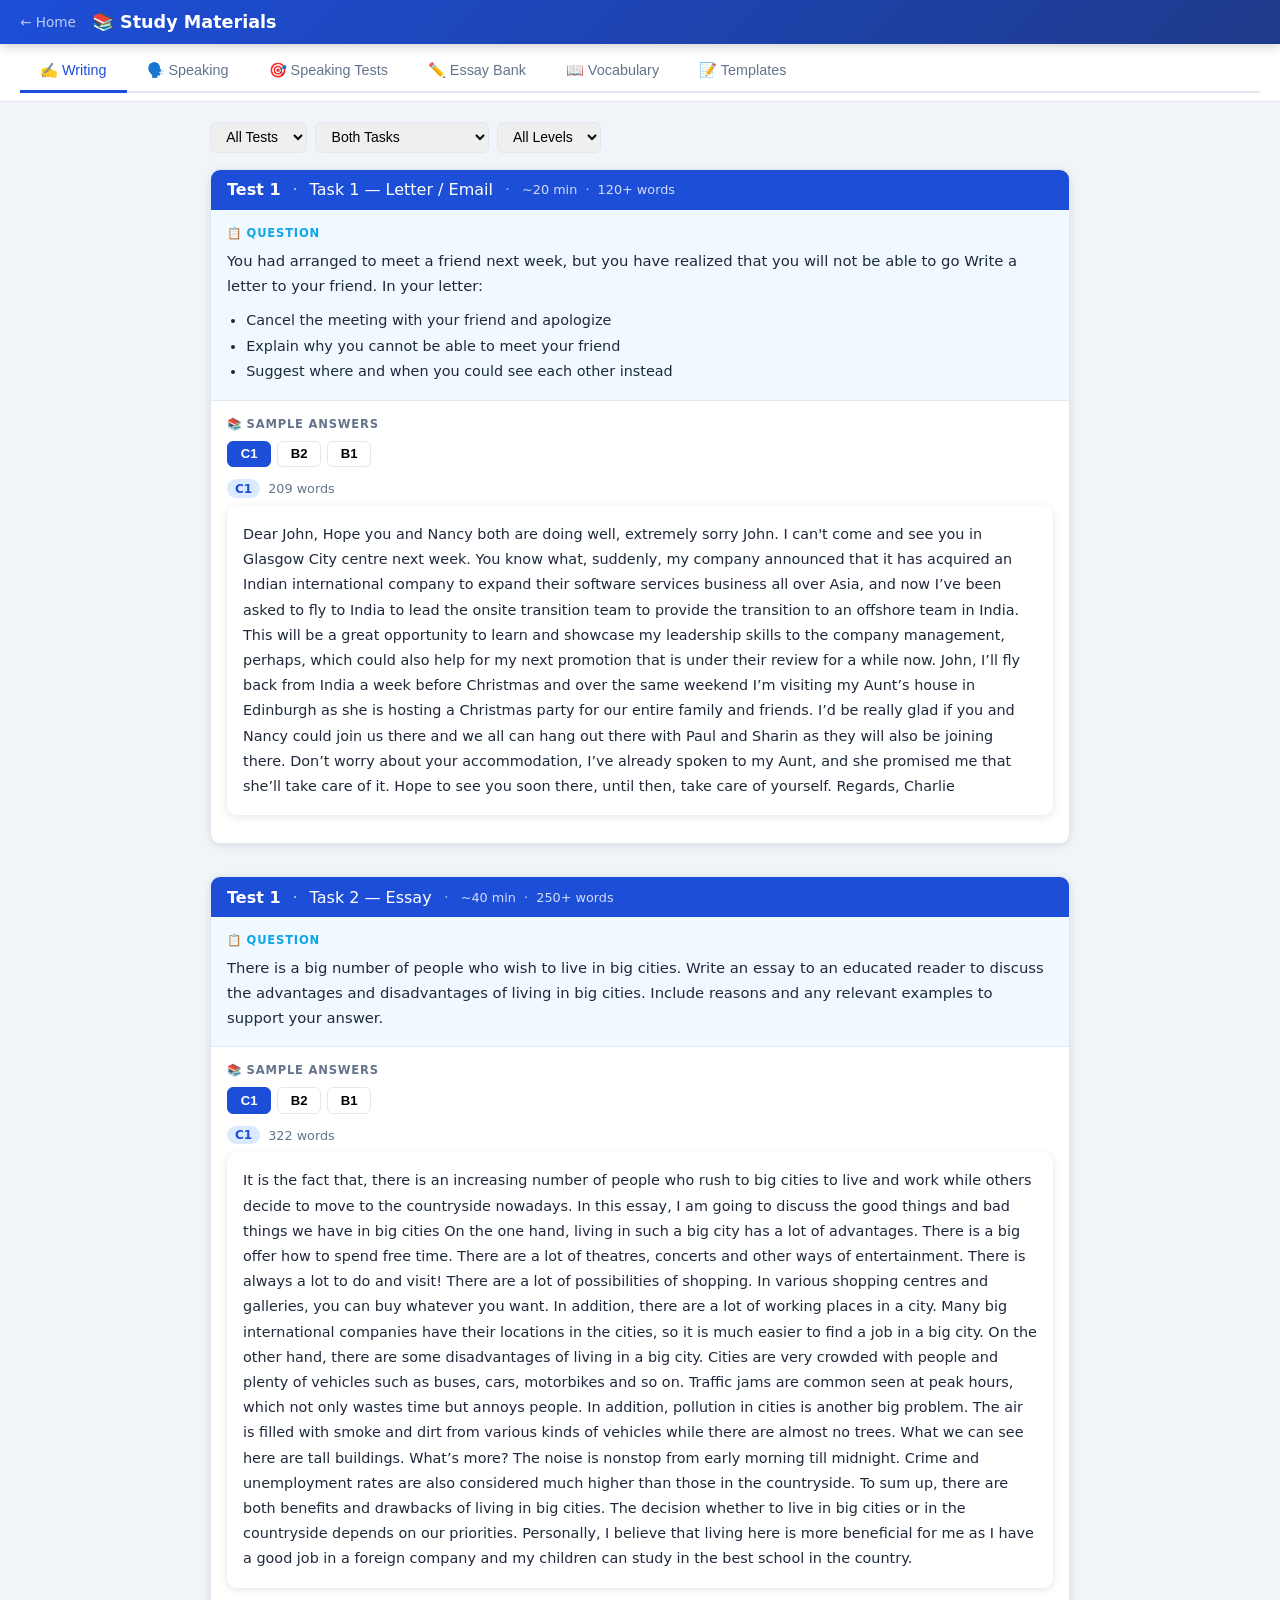
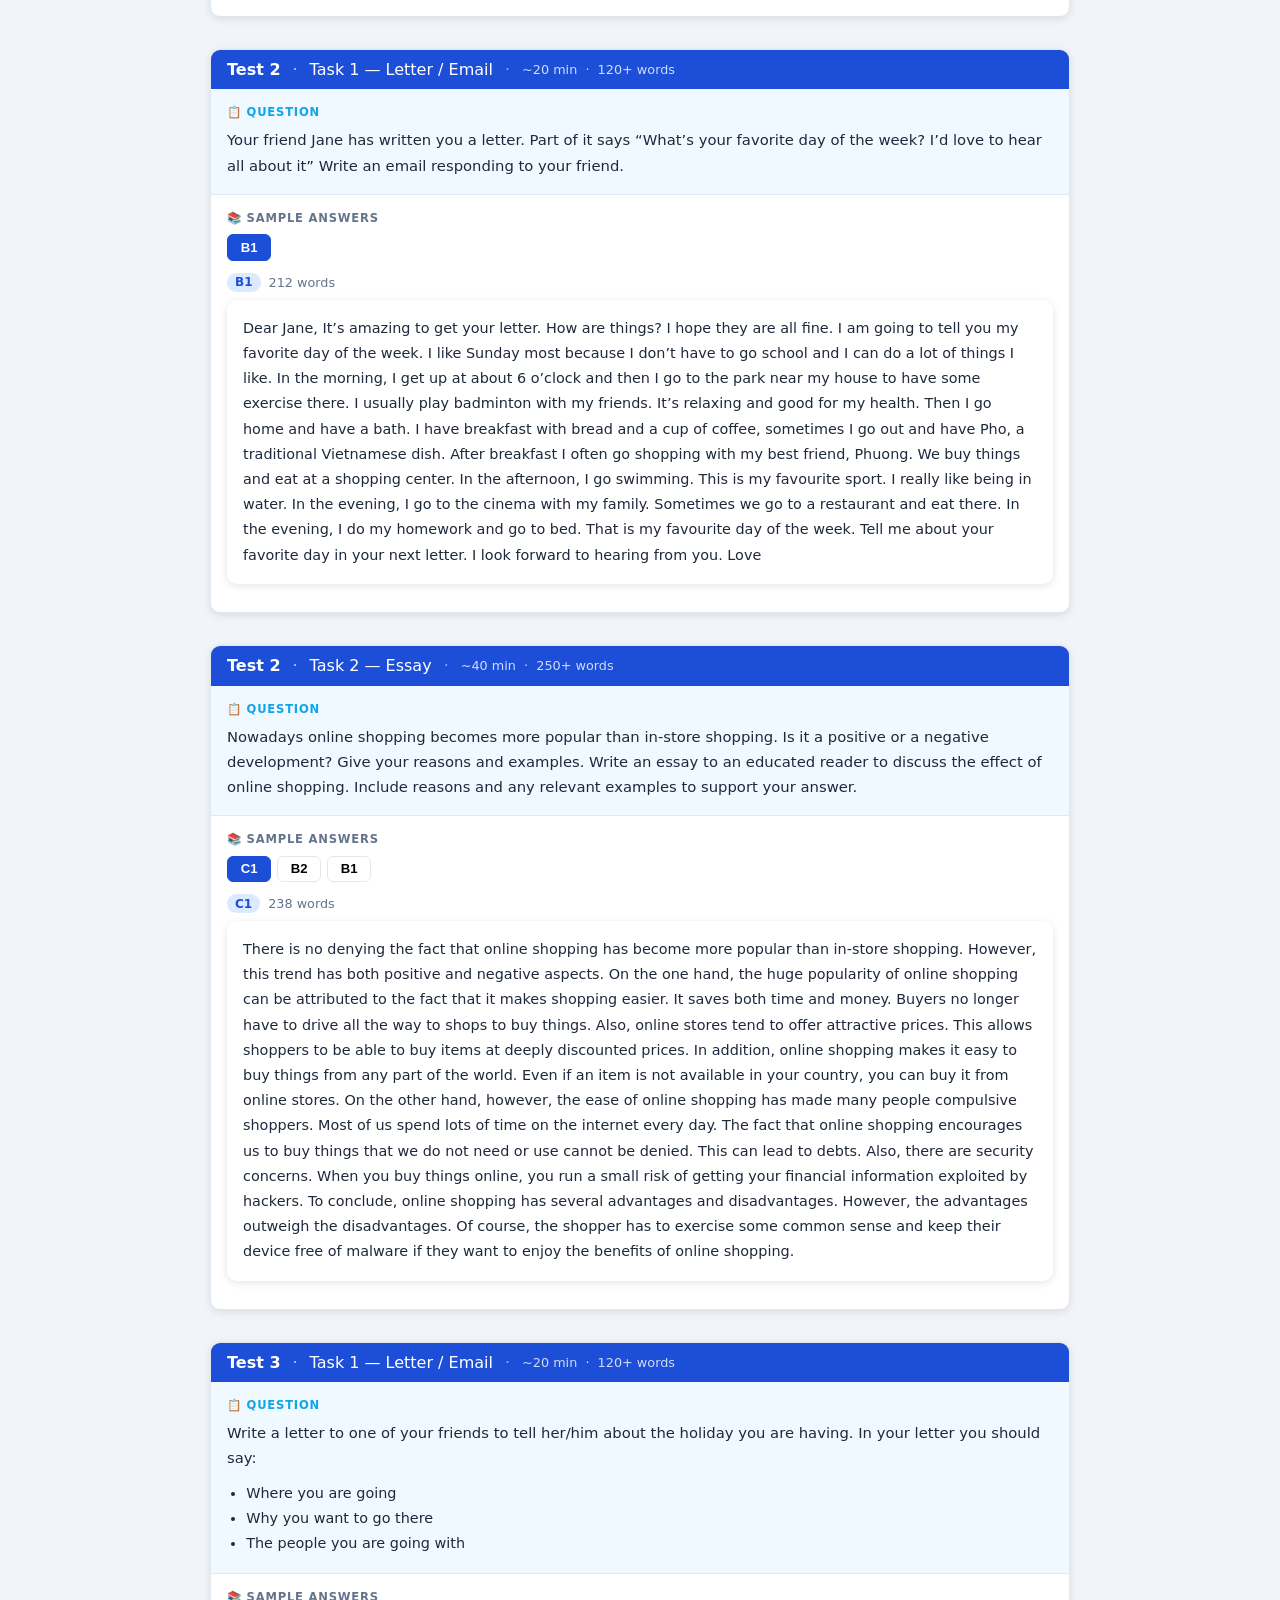
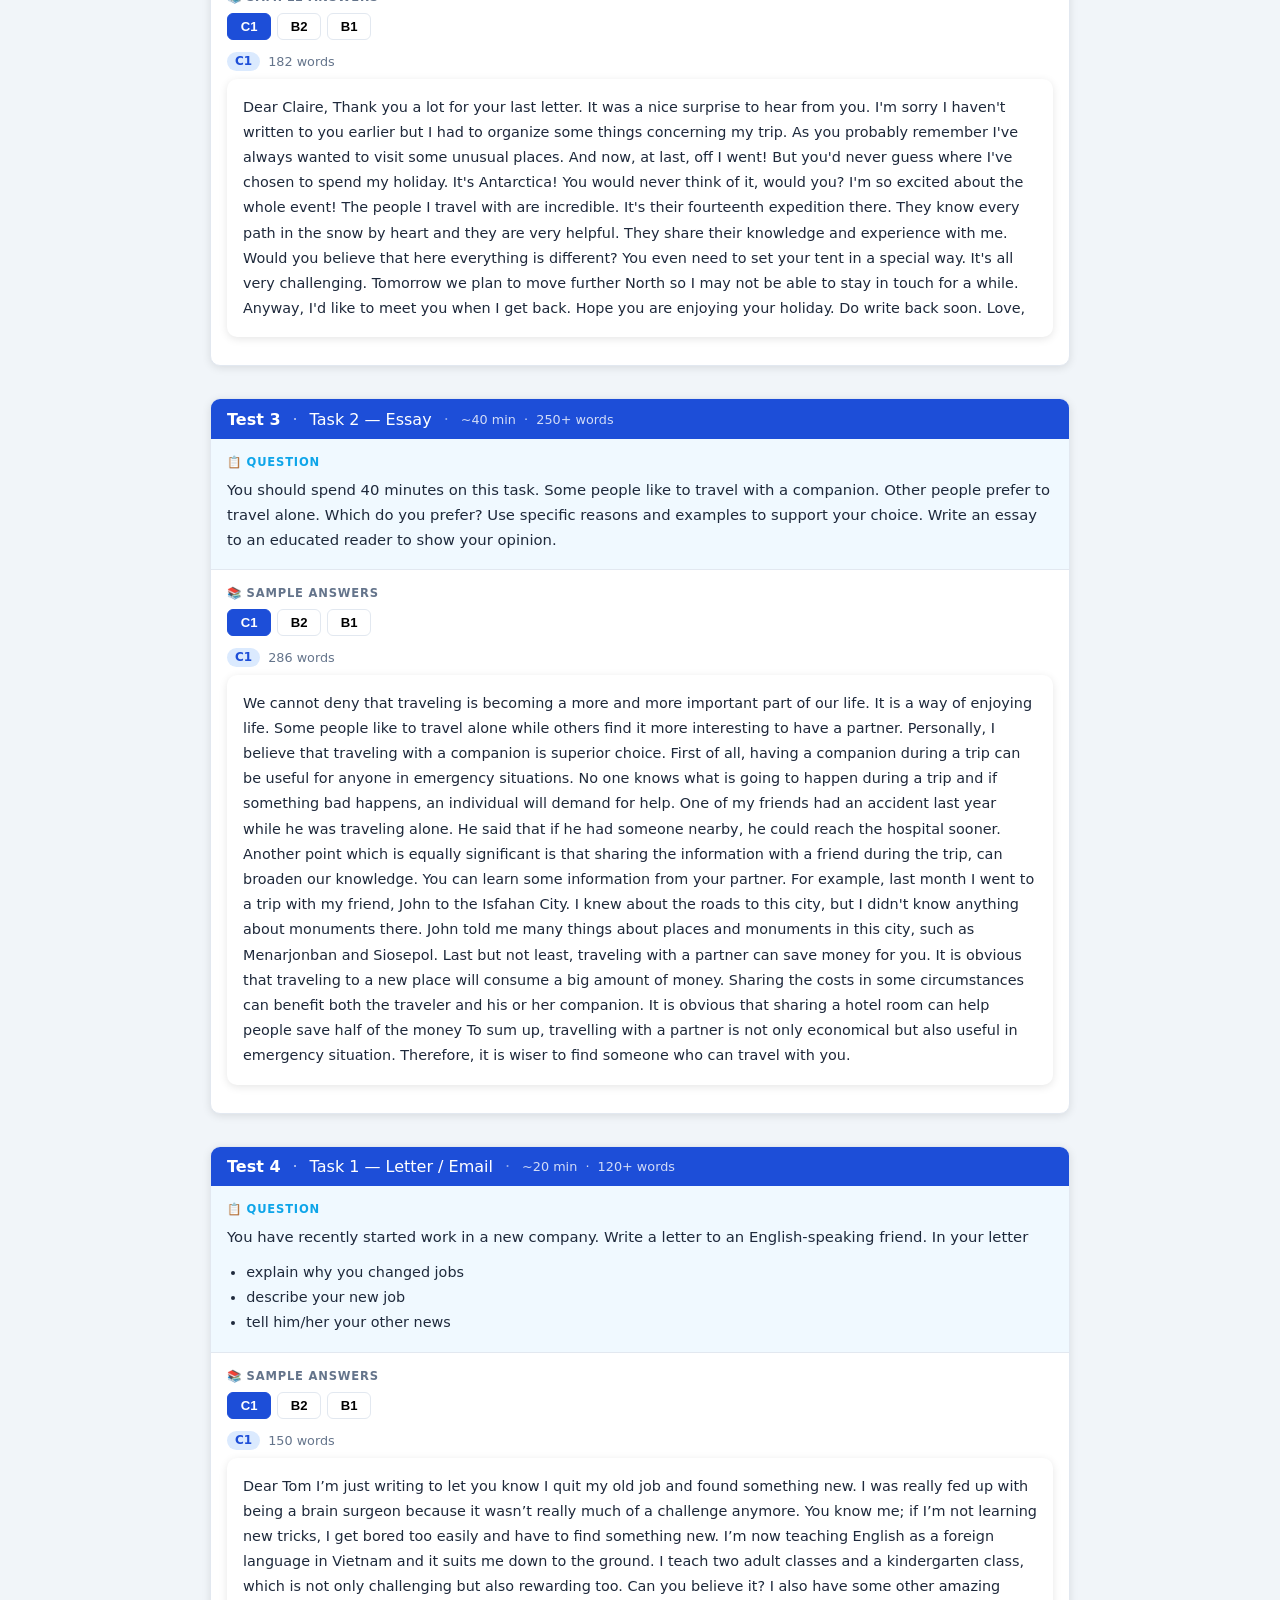
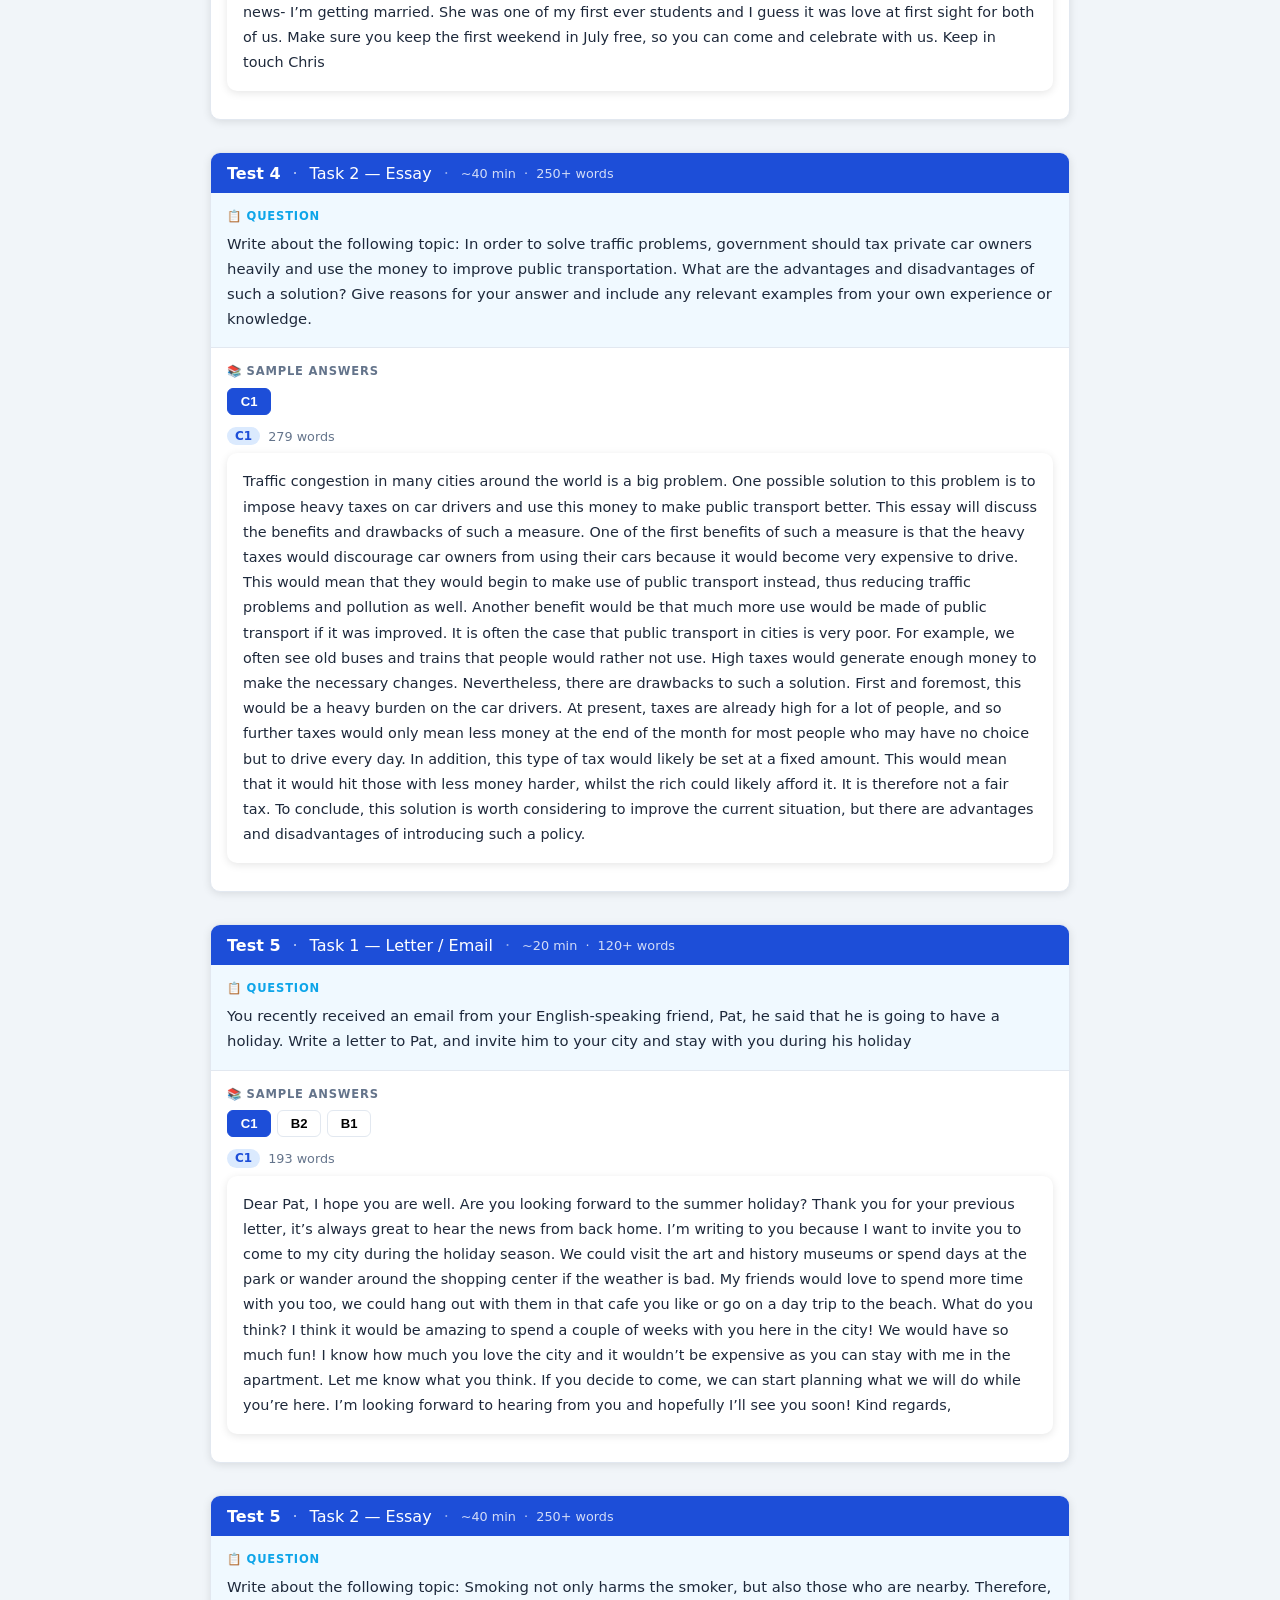
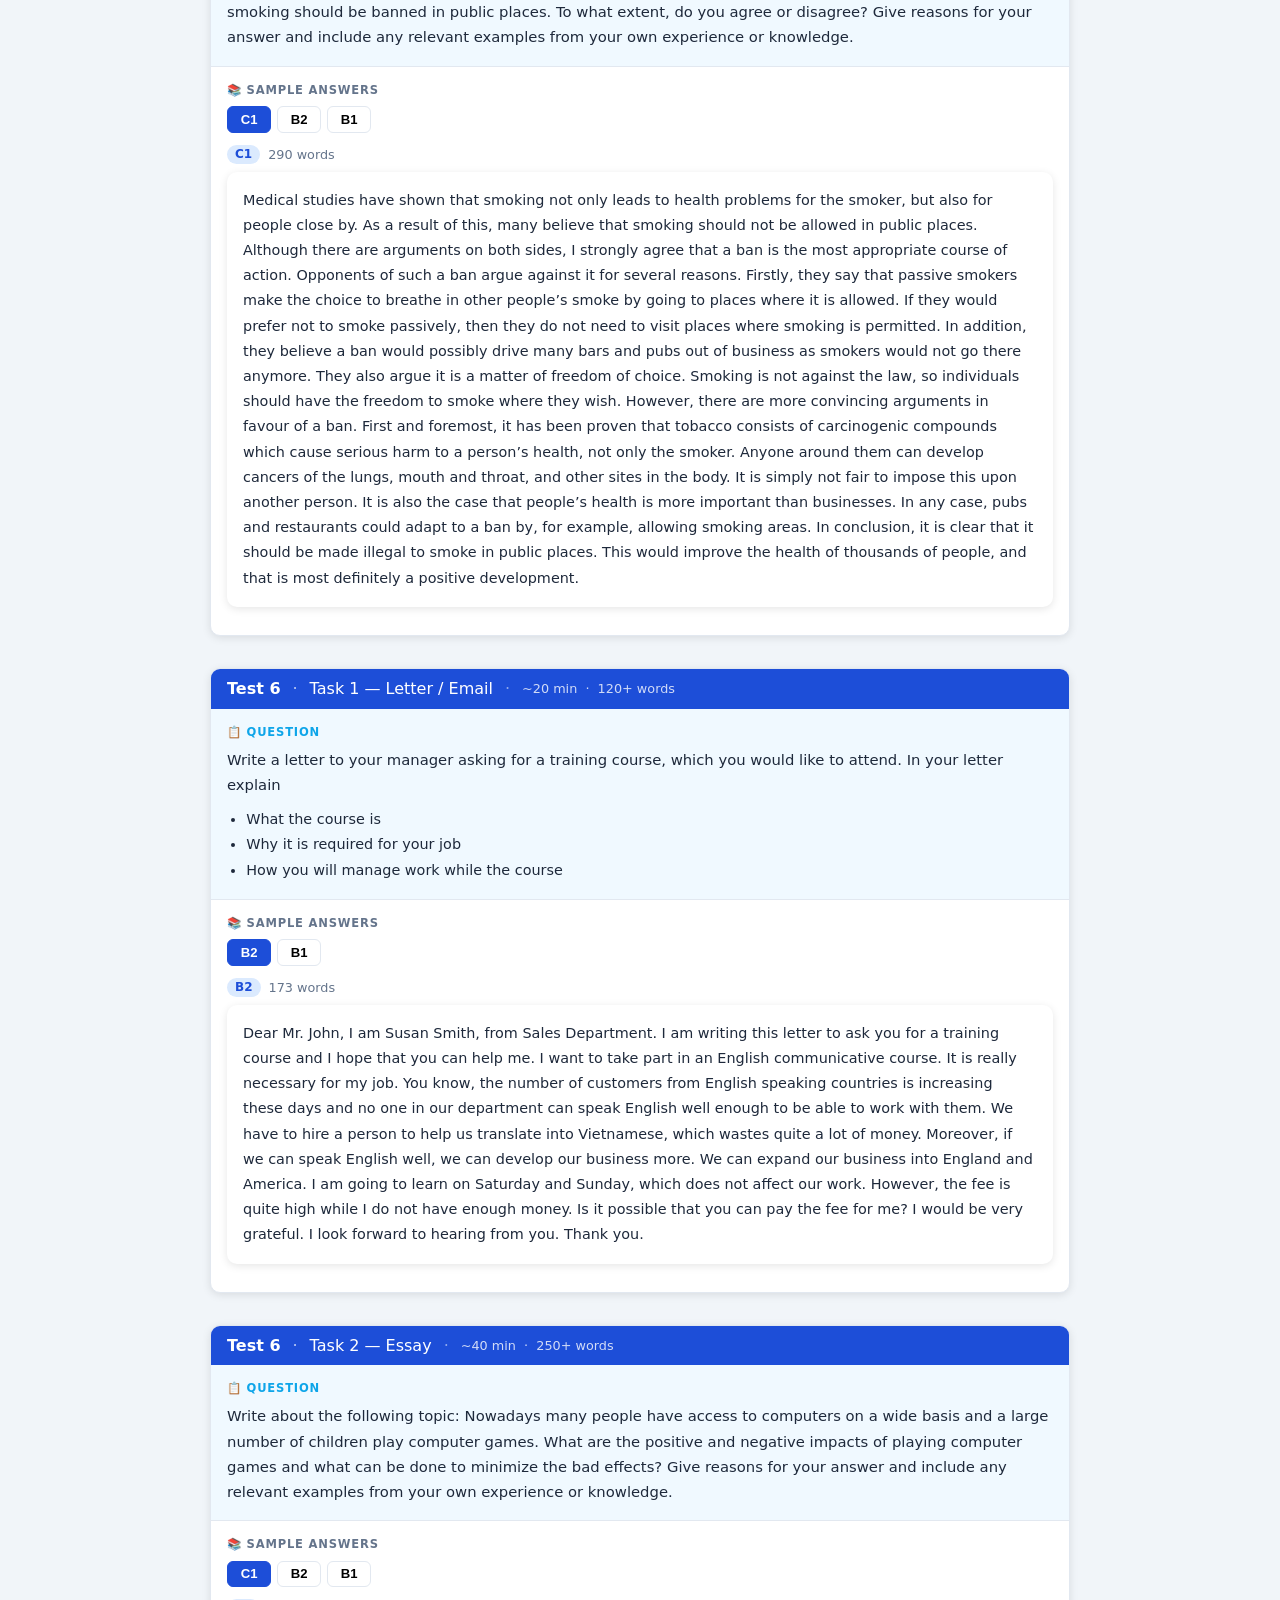
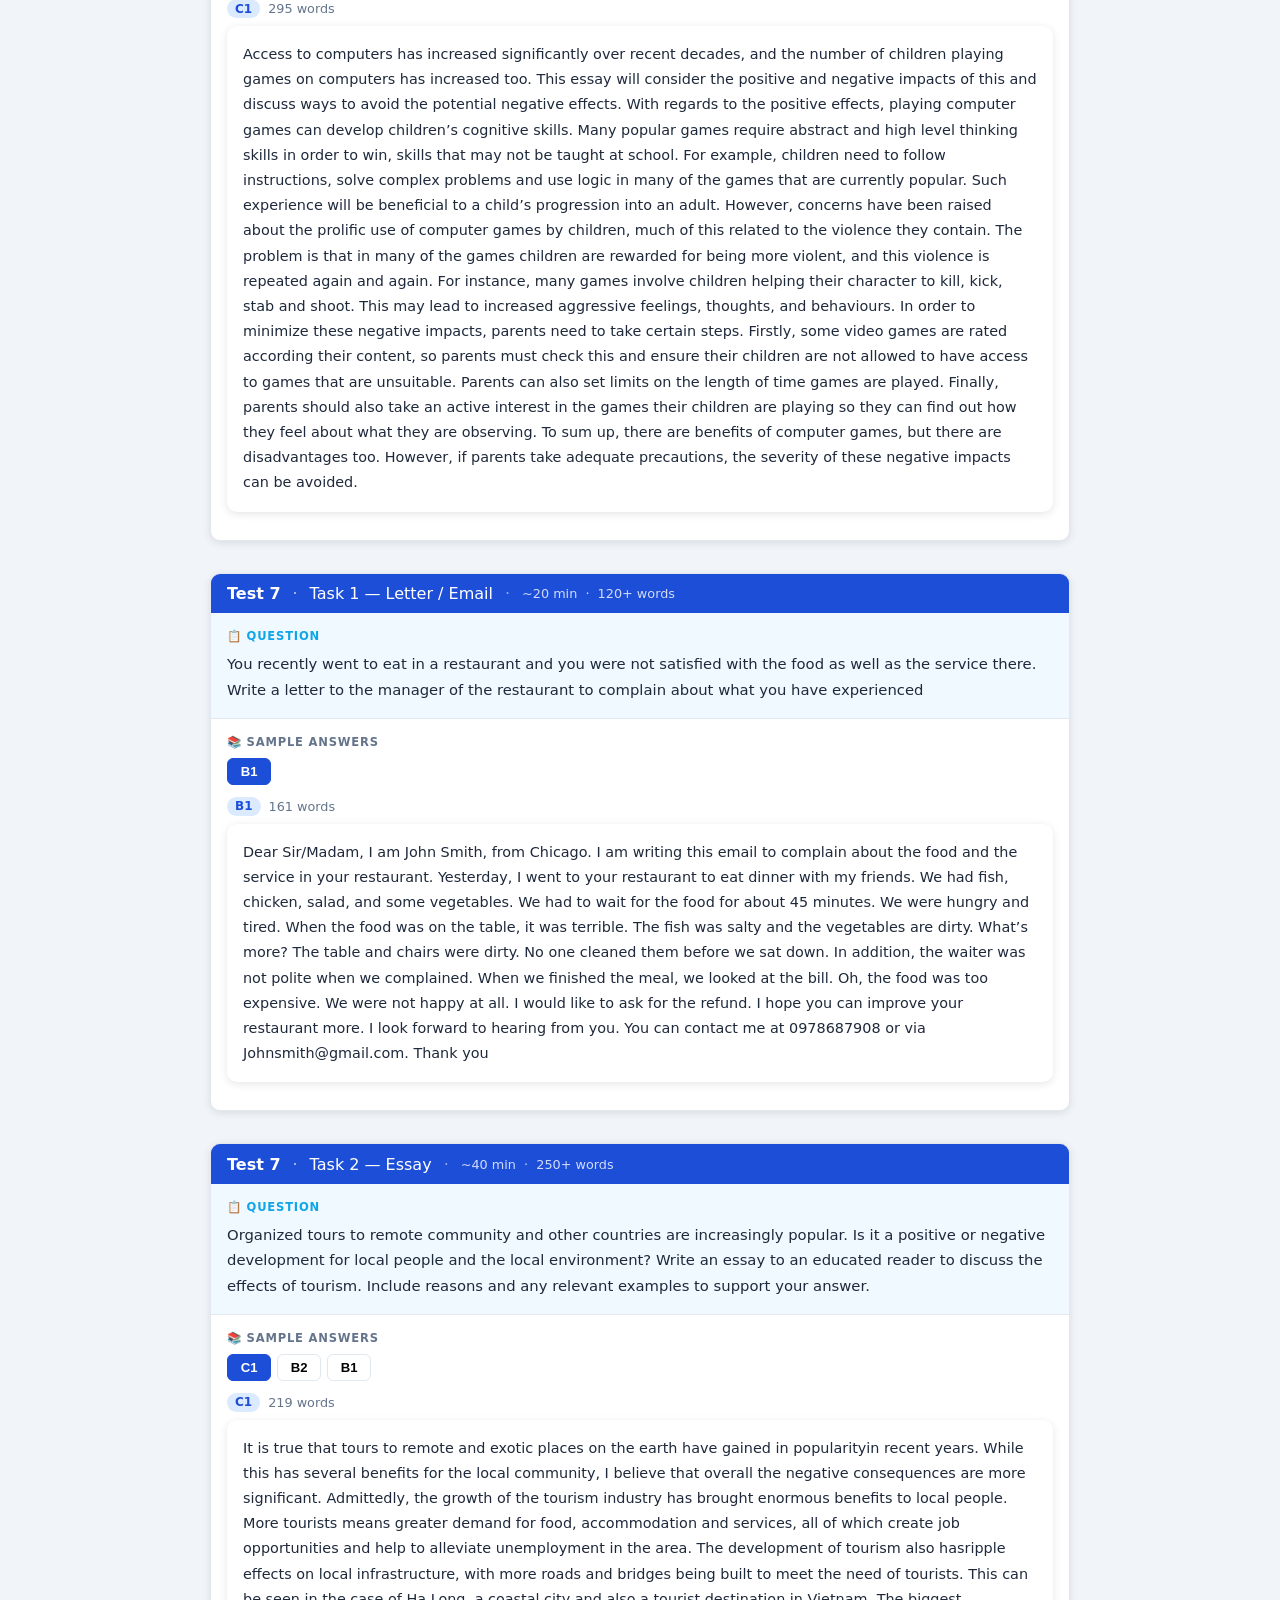
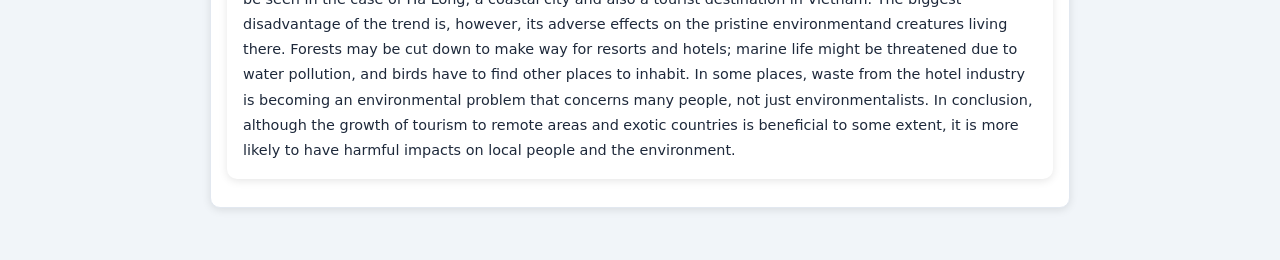
<file: app/study.html>
<!DOCTYPE html>
<html lang="en">
<head>
  <meta charset="UTF-8">
  <meta name="viewport" content="width=device-width, initial-scale=1.0">
  <title>VSTEP Study Materials</title>
  <link rel="stylesheet" href="style.css">
  <style>
    .study-wrap { max-width: 900px; margin: 0 auto; }
    .filter-bar { display:flex; gap:.5rem; flex-wrap:wrap; align-items:center; margin-bottom:1rem; }
    .filter-bar select { padding:.35rem .7rem; border-radius:6px; border:1.5px solid var(--border); font-size:.875rem; }
    .vocab-table { width:100%; border-collapse:collapse; font-size:.9rem; }
    .vocab-table th { background:var(--primary); color:#fff; padding:.5rem .75rem; text-align:left; }
    .vocab-table td { padding:.45rem .75rem; border-bottom:1px solid var(--border); }
    .vocab-table tr:nth-child(even) td { background:#f8fafc; }
    #vocab-search { padding:.4rem .8rem; border:1.5px solid var(--border); border-radius:6px; font-size:.875rem; flex:1; max-width:340px; }
    .vocab-pos { display:inline-block; font-size:.72rem; font-weight:700; color:#fff; background:var(--accent); border-radius:3px; padding:.05rem .3rem; margin-left:.3rem; vertical-align:middle; }
    .vocab-example { font-size:.8rem; color:var(--muted); font-style:italic; margin-top:.2rem; }
    .vocab-cat-label { background:var(--primary); color:#fff; padding:.35rem .75rem; font-size:.75rem; font-weight:700; text-transform:uppercase; letter-spacing:.06em; }
    .tmpl-tabs { display:flex; gap:.25rem; margin-bottom:1.25rem; flex-wrap:wrap; }
    .tmpl-tab { padding:.35rem .9rem; border-radius:6px; border:1.5px solid var(--border); cursor:pointer; font-size:.82rem; font-weight:600; background:var(--card); transition:all .12s; }
    .tmpl-tab.active { background:var(--primary); color:#fff; border-color:var(--primary); }
    .tmpl-panel { display:none; } .tmpl-panel.active { display:block; }
    .tpl-block { background:#f0f9ff; border-left:4px solid var(--accent); padding:1rem 1.1rem; border-radius:0 var(--radius) var(--radius) 0; margin-bottom:1.1rem; font-size:.875rem; line-height:1.75; }
    .tpl-block h3 { color:var(--primary); margin-bottom:.55rem; font-size:.95rem; }
    .tpl-block h4 { color:var(--text); font-size:.85rem; margin:.65rem 0 .2rem; }
    .tpl-block .tpl-sample { background:#fff; border:1px solid #bae6fd; border-radius:6px; padding:.6rem .8rem; margin-top:.4rem; font-style:italic; color:#0c4a6e; }
    .phrase-block { background:var(--card); border-radius:var(--radius); padding:.8rem 1rem; margin-bottom:.6rem; box-shadow:var(--shadow); font-size:.875rem; line-height:1.75; }
    .phrase-block .phrase-title { font-weight:700; color:var(--primary); margin-bottom:.3rem; font-size:.85rem; }
    .phrase-block ul { margin:.2rem 0 0 1.1rem; }
    .phrase-block li { margin-bottom:.15rem; }
    .speaking-list { display:flex; flex-direction:column; gap:1.25rem; }
    .sp-card { background:var(--card); border-radius:var(--radius); box-shadow:var(--shadow); overflow:hidden; }
    .sp-card-header { background:var(--primary); color:#fff; padding:.6rem 1rem; font-size:.85rem; font-weight:600; display:flex; gap:.6rem; align-items:center; }
    .sp-topic-group { padding:.75rem 1rem; border-bottom:1px solid var(--border); }
    .sp-topic-label { font-size:.72rem; font-weight:700; text-transform:uppercase; letter-spacing:.07em; color:var(--accent); margin-bottom:.5rem; }
    .sp-qa { margin-bottom:.65rem; }
    .sp-qa:last-child { margin-bottom:0; }
    .sp-q { font-size:.9rem; font-weight:600; color:var(--text); margin-bottom:.2rem; }
    .sp-a { font-size:.875rem; color:var(--success); background:#f0fdf4; border-left:3px solid var(--success); padding:.3rem .6rem; border-radius:0 4px 4px 0; line-height:1.6; }
    .sp-prompt { font-size:.9rem; font-weight:600; color:var(--text); padding:.75rem 1rem .3rem; }
    .sp-answer { font-size:.875rem; color:#166534; background:#f0fdf4; padding:.6rem 1rem; line-height:1.7; border-top:1px solid #bbf7d0; }
    .sp-bullets { margin:.4rem 0 0 1.2rem; font-size:.875rem; line-height:1.7; color:var(--muted); }
    .writing-template { background:#f0f9ff; border-left:4px solid var(--accent); padding:1rem 1.1rem; border-radius:0 var(--radius) var(--radius) 0; margin-bottom:1rem; font-size:.9rem; line-height:1.7; }
    .writing-template h3 { color:var(--primary); margin-bottom:.4rem; }
    .phrase-block { background:var(--card); border-radius:var(--radius); padding:.8rem 1rem; margin-bottom:.5rem; box-shadow:var(--shadow); font-size:.875rem; line-height:1.7; }
    .phrase-block .phrase-title { font-weight:700; color:var(--primary); margin-bottom:.25rem; }
    .sample-level-tabs { display:flex; gap:.35rem; margin-bottom:.75rem; flex-wrap:wrap; }
    .level-tab { padding:.3rem .8rem; border-radius:6px; border:1.5px solid var(--border); cursor:pointer; font-size:.82rem; font-weight:600; background:var(--card); transition:all .12s; }
    .level-tab.active { background:var(--primary); color:#fff; border-color:var(--primary); }
    .level-content { display:none; }
    .level-content.active { display:block; }
  </style>
</head>
<body>

<header class="app-header">
  <a href="index.html" style="color:rgba(255,255,255,.7);font-size:.85rem">← Home</a>
  <h1>📚 Study Materials</h1>
</header>

<!-- Tab nav -->
<div style="background:var(--card); border-bottom:1px solid var(--border); padding:.5rem 1.25rem; position:sticky; top:0; z-index:50;">
  <div class="study-tabs" id="study-tabs">
    <button class="study-tab active" data-panel="writing">✍️ Writing</button>
    <button class="study-tab" data-panel="speaking">🗣️ Speaking</button>
    <button class="study-tab" data-panel="sp-tests">🎯 Speaking Tests</button>
    <button class="study-tab" data-panel="essays">✏️ Essay Bank</button>
    <button class="study-tab" data-panel="vocab">📖 Vocabulary</button>
    <button class="study-tab" data-panel="templates">📝 Templates</button>
  </div>
</div>

<div class="study-wrap">
<div class="study-content">

  <!-- ── WRITING ── -->
  <div id="panel-writing" class="section-panel active">
    <div class="filter-bar">
      <select id="writing-test-sel" onchange="renderWritingSamples()">
        <option value="">All Tests</option>
        <option value="1">Test 1</option><option value="2">Test 2</option>
        <option value="3">Test 3</option><option value="4">Test 4</option>
        <option value="5">Test 5</option><option value="6">Test 6</option>
        <option value="7">Test 7</option>
      </select>
      <select id="writing-task-sel" onchange="renderWritingSamples()">
        <option value="">Both Tasks</option>
        <option value="task1">Task 1 (Letter/Email)</option>
        <option value="task2">Task 2 (Essay)</option>
      </select>
      <select id="writing-level-sel" onchange="renderWritingSamples()">
        <option value="">All Levels</option>
        <option value="C1">C1</option>
        <option value="B2">B2</option>
        <option value="B1">B1</option>
      </select>
    </div>
    <div id="writing-samples-container"></div>
  </div>

  <!-- ── SPEAKING ── -->
  <div id="panel-speaking" class="section-panel">
    <h2 class="mb-2">Speaking Practice — Model Answers</h2>
    <div class="filter-bar">
      <select id="sp-test-sel" onchange="buildSpeaking()">
        <option value="">All Tests</option>
        <option value="1">Test 1</option><option value="2">Test 2</option>
        <option value="3">Test 3</option><option value="4">Test 4</option>
        <option value="5">Test 5</option><option value="6">Test 6</option>
        <option value="7">Test 7</option>
      </select>
    </div>
    <div class="speaking-list" id="speaking-cards"></div>
  </div>

  <!-- ── VOCABULARY ── -->
  <div id="panel-vocab" class="section-panel">
    <h2 class="mb-2">Vocabulary — VSTEP Topics</h2>
    <div class="filter-bar">
      <input id="vocab-search" type="search" placeholder="Search word or meaning..." oninput="filterVocab(this.value)">
      <select id="vocab-cat" onchange="filterVocab(document.getElementById('vocab-search').value)">
        <option value="">All Topics</option>
        <option value="General Academic">General Academic</option>
        <option value="Environment">Environment</option>
        <option value="Education">Education</option>
        <option value="Health">Health</option>
        <option value="Technology">Technology</option>
        <option value="Society">Society &amp; Economy</option>
        <option value="Transport">Transport &amp; Travel</option>
      </select>
    </div>
    <div id="vocab-content"></div>
  </div>

  <!-- ── TEMPLATES ── -->
  <div id="panel-templates" class="section-panel">
    <h2 class="mb-2">Writing Templates &amp; Useful Phrases</h2>

    <div class="tmpl-tabs" id="tmpl-tabs">
      <button class="tmpl-tab active" data-tmpl="task1">📧 Task 1 — Letters</button>
      <button class="tmpl-tab" data-tmpl="task2">📄 Task 2 — Essays</button>
      <button class="tmpl-tab" data-tmpl="phrases">💬 Useful Phrases</button>
    </div>

    <!-- ── TASK 1 ── -->
    <div id="tmpl-task1" class="tmpl-panel active">

      <div class="tpl-block">
        <h3>📧 Informal Letter / Email (to a friend)</h3>
        <h4>Opening</h4>
        <p>Dear [Name], &nbsp;/&nbsp; Hi [Name],<br>
        How are you? I hope you and your family are doing well. It was such a pleasure to receive your last letter — thank you for keeping in touch! I'm really sorry for not writing sooner, but I've been quite busy.</p>
        <h4>Purpose sentence</h4>
        <div class="tpl-sample">I'm writing this letter to tell you about... / I wanted to let you know that... / I'm writing to invite you to...</div>
        <h4>Body connectors</h4>
        <p>By the way, ... &nbsp;·&nbsp; Anyway, ... &nbsp;·&nbsp; I almost forgot to mention... &nbsp;·&nbsp; On another note, ...</p>
        <h4>Closing</h4>
        <p>I'd better get going now. Please send my warmest regards to your family. Looking forward to hearing from you soon!<br>
        <strong>Best wishes,</strong> / <strong>Love,</strong> / <strong>Yours,</strong></p>
      </div>

      <div class="tpl-block">
        <h3>📬 Formal Letter — General Structure</h3>
        <h4>Opening</h4>
        <p>Dear Sir/Madam, &nbsp;/&nbsp; Dear Mr./Ms. [Last Name],<br>
        I hope this letter finds you well. I am writing to [state purpose].</p>
        <h4>Purpose phrases by type</h4>
        <ul style="margin:.3rem 0 0 1.2rem;line-height:1.9;font-size:.875rem">
          <li><strong>Inquiry:</strong> <em>I would appreciate it if you could provide me with further details regarding...</em></li>
          <li><strong>Request:</strong> <em>I would be grateful if you could assist me with... / I would like to request permission to...</em></li>
          <li><strong>Inform:</strong> <em>I am writing to inform you that... / I wish to bring to your attention...</em></li>
          <li><strong>Complaint:</strong> <em>I am writing to express my dissatisfaction with... / I would like to draw your attention to a problem I experienced...</em></li>
          <li><strong>Apologise:</strong> <em>I sincerely apologise for [issue] and would like to offer a solution...</em></li>
          <li><strong>Application:</strong> <em>I am writing to apply for the position of... / I am interested in attending the training course on...</em></li>
        </ul>
        <h4>Closing</h4>
        <p>Thank you for your time and consideration. I look forward to your response at your earliest convenience. Please feel free to contact me should you need any further information.<br>
        <strong>Yours faithfully,</strong> (if opened with Dear Sir/Madam) &nbsp;/&nbsp; <strong>Yours sincerely,</strong> (if opened with a name)</p>
      </div>

      <div class="tpl-block">
        <h3>✉️ Formal Letter — Complaint (expanded)</h3>
        <div class="tpl-sample">Dear Sir/Madam,<br><br>
        I am writing to express my dissatisfaction with [product/service] that I [purchased/experienced] on [date].<br><br>
        Firstly, [describe the main problem clearly]. To make matters worse, [second issue]. As a result, [impact on you].<br><br>
        I would be grateful if you could [suggested solution — refund / replacement / apology]. I expect this matter to be resolved within [timeframe].<br><br>
        I look forward to your prompt response.<br><br>
        Yours faithfully,<br>[Your name]</div>
      </div>

      <div class="tpl-block">
        <h3>📩 Formal Letter — Request / Application</h3>
        <div class="tpl-sample">Dear Mr./Ms. [Name],<br><br>
        I hope this letter finds you well. I am writing to request [permission / information / assistance] regarding [topic].<br><br>
        The reason I am making this request is that [explain context and need]. This would be extremely beneficial because [reason 1]. Furthermore, [reason 2].<br><br>
        I would therefore be grateful if you could [specific action]. I am happy to provide any additional information you may require.<br><br>
        Thank you for your time and consideration. I look forward to hearing from you.<br><br>
        Yours sincerely,<br>[Your name]</div>
      </div>

    </div><!-- end tmpl-task1 -->

    <!-- ── TASK 2 ── -->
    <div id="tmpl-task2" class="tmpl-panel">

      <div class="tpl-block">
        <h3>🔵 Type 1 — Discussion / Opinion / Advantages &amp; Disadvantages</h3>
        <h4>Introduction</h4>
        <div class="tpl-sample">In recent years, [Topic] has become a widely debated issue, not only on a global scale but also in Vietnam. While some view it as a positive development, others argue that it presents significant challenges. This essay will shed light on both perspectives before reaching a conclusion. / Personally, I strongly [agree/disagree] with this viewpoint, and the following paragraphs will explain my reasons.</div>
        <h4>Body 1 — Advantages / For</h4>
        <div class="tpl-sample">On the one hand, [Topic] is beneficial in several ways. The most obvious merit is that [point 1]. For example, [example]. In the second place, [point 2]. To illustrate, [detail]. Last but not least, [point 3].</div>
        <h4>Body 2 — Disadvantages / Against</h4>
        <div class="tpl-sample">On the other hand, the disadvantages of [Topic] are undeniable. First and foremost, [problem 1]. For example, [example]. The second drawback is that [problem 2]. The final disadvantage is that [problem 3].</div>
        <h4>Conclusion</h4>
        <div class="tpl-sample">All in all, [Topic] has both benefits and drawbacks, but its impact depends on how it is managed. By adopting a balanced approach, we can maximise benefits and minimise risks, ensuring that [Topic] contributes positively to society. / From my perspective, I firmly believe that [personal view] because [reason].</div>
      </div>

      <div class="tpl-block">
        <h3>🟠 Type 2 — Cause &amp; Effect</h3>
        <h4>Introduction</h4>
        <div class="tpl-sample">In recent years, [Topic] has become an increasingly urgent issue, drawing widespread public concern. This essay will explore the primary causes behind this phenomenon and assess its potential consequences.</div>
        <h4>Body 1 — Causes</h4>
        <div class="tpl-sample">There are several factors leading to [Topic]. The first and foremost cause is that [cause 1]. To be more specific, [explanation]. Another contributing factor is that [cause 2]. To illustrate, [example]. Last but not least, [cause 3]. For example, [detail].</div>
        <h4>Body 2 — Effects</h4>
        <div class="tpl-sample">As a consequence, [Topic] has resulted in several notable impacts. First and foremost, [effect 1]. To illustrate, [detail]. Furthermore, [effect 2]. As a result, [further consequence]. Finally, [effect 3].</div>
        <h4>Conclusion</h4>
        <div class="tpl-sample">All in all, [Topic] is mainly caused by [cause 1] and [cause 2], leading to [effect 1] and [effect 2]. If no action is taken, this issue will continue to worsen in the future. Therefore, raising awareness and implementing preventive measures are essential to mitigating its negative effects.</div>
      </div>

      <div class="tpl-block">
        <h3>🟢 Type 3 — Cause &amp; Solution</h3>
        <h4>Introduction</h4>
        <div class="tpl-sample">In recent years, [Topic] has emerged as a growing concern, sparking widespread discussions on effective ways to tackle it. This essay will delve into the underlying causes of this problem and suggest practical solutions.</div>
        <h4>Body 1 — Causes</h4>
        <div class="tpl-sample">There are several factors leading to [Topic]. The first and foremost cause is that [cause 1]. To be more specific, [detail]. Another factor is that [cause 2]. To illustrate, [example]. Last but not least, [cause 3].</div>
        <h4>Body 2 — Solutions</h4>
        <div class="tpl-sample">There are various methods which could be taken to tackle the problem of [Topic]. The first measure is that [solution 1]. As a result, [expected outcome]. Another approach is [solution 2]. As a consequence, [benefit]. Finally, [solution 3] would also prove effective.</div>
        <h4>Conclusion</h4>
        <div class="tpl-sample">All in all, [Topic] is mainly caused by [cause 1] and [cause 2], but this issue can be effectively addressed by implementing [solution 1] and [solution 2]. If appropriate measures are put in place, this situation will improve significantly in the near future.</div>
      </div>

      <div class="tpl-block">
        <h3>🔴 Type 4 — Problem &amp; Solution</h3>
        <h4>Introduction</h4>
        <div class="tpl-sample">One of the most pressing issues facing society today is [Topic]. This essay will examine the main problems associated with [Topic] and propose realistic solutions to address them.</div>
        <h4>Body 1 — Problems</h4>
        <div class="tpl-sample">The most significant problem is [problem 1]. This is because [reason/evidence]. A further issue is [problem 2], which leads to [negative consequence]. Moreover, [problem 3] is a serious concern that cannot be overlooked.</div>
        <h4>Body 2 — Solutions</h4>
        <div class="tpl-sample">Fortunately, several steps can be taken to address these issues. To begin with, [solution 1] would help by [explanation]. In addition, [solution 2] is another effective measure because [reason]. Finally, [solution 3] could be implemented by [authority/individual], which would lead to [positive outcome].</div>
        <h4>Conclusion</h4>
        <div class="tpl-sample">In conclusion, while [Topic] presents several serious challenges, these can be overcome through [summary of solutions]. It is hoped that by taking these steps, we will create a better and more [adjective] society for future generations.</div>
      </div>

    </div><!-- end tmpl-task2 -->

    <!-- ── PHRASES ── -->
    <div id="tmpl-phrases" class="tmpl-panel">

      <div class="phrase-block">
        <div class="phrase-title">➕ Adding Points</div>
        <ul>
          <li><strong>Furthermore / Moreover / In addition / What is more</strong> — used to add a similar or stronger point</li>
          <li><strong>Not only … but also</strong> — e.g. <em>Not only does it save time, but it also reduces costs.</em></li>
          <li><strong>Besides / On top of that / Apart from this</strong> — informal-to-neutral additions</li>
          <li><strong>Last but not least</strong> — final point that is equally important</li>
        </ul>
      </div>

      <div class="phrase-block">
        <div class="phrase-title">↔️ Contrasting</div>
        <ul>
          <li><strong>However / Nevertheless / Nonetheless</strong> — introduce an opposite idea</li>
          <li><strong>On the other hand / On the contrary</strong> — present the opposing side</li>
          <li><strong>Despite / In spite of</strong> — e.g. <em>Despite the benefits, there are serious risks.</em></li>
          <li><strong>Although / Even though / While / Whereas</strong> — within one sentence</li>
          <li><strong>In contrast / By contrast</strong> — compare two different things</li>
        </ul>
      </div>

      <div class="phrase-block">
        <div class="phrase-title">📌 Giving Examples</div>
        <ul>
          <li><strong>For example / For instance</strong> — most common</li>
          <li><strong>Such as / Including</strong> — used within a list</li>
          <li><strong>To illustrate / To be more specific</strong> — more formal</li>
          <li><strong>A clear illustration of this is… / This can be seen in…</strong> — evidence-based</li>
          <li><strong>In Vietnam, for example, …</strong> — localised example (great for VSTEP)</li>
        </ul>
      </div>

      <div class="phrase-block">
        <div class="phrase-title">⚡ Cause &amp; Effect</div>
        <ul>
          <li><strong>As a result / As a consequence / Therefore / Consequently</strong> — show outcome</li>
          <li><strong>This leads to / This results in / This causes</strong> — direct causation</li>
          <li><strong>Due to / Owing to / Because of</strong> — introduce cause</li>
          <li><strong>Since / Because / As</strong> — within a sentence</li>
          <li><strong>If … then … / Unless …</strong> — conditional cause-effect</li>
        </ul>
      </div>

      <div class="phrase-block">
        <div class="phrase-title">🔚 Concluding</div>
        <ul>
          <li><strong>In conclusion / To conclude / To sum up / In summary</strong> — open the conclusion</li>
          <li><strong>All in all / All things considered / Taking everything into account</strong> — balanced summary</li>
          <li><strong>It is hoped that… / It is clear that…</strong> — optimistic/factual close</li>
          <li><strong>Therefore, I strongly believe that…</strong> — opinion restatement</li>
        </ul>
      </div>

      <div class="phrase-block">
        <div class="phrase-title">💭 Giving Opinion</div>
        <ul>
          <li><strong>In my opinion / From my perspective / Personally, I think</strong> — direct opinion</li>
          <li><strong>I strongly believe that / I am firmly convinced that</strong> — strong opinion</li>
          <li><strong>It seems to me that / I would argue that</strong> — softer / academic</li>
          <li><strong>From my point of view / As far as I am concerned</strong> — formal alternatives</li>
        </ul>
      </div>

      <div class="phrase-block">
        <div class="phrase-title">📈 Degree / Emphasis</div>
        <ul>
          <li><strong>Undeniably / Evidently / Obviously / Clearly</strong> — state the obvious strongly</li>
          <li><strong>To a great extent / To some extent</strong> — partial agreement</li>
          <li><strong>Above all / Most importantly / In particular</strong> — highlight key point</li>
          <li><strong>It is worth noting that… / It should be pointed out that…</strong> — draw attention</li>
        </ul>
      </div>

      <div class="phrase-block">
        <div class="phrase-title">🗣️ Speaking — Useful Expressions</div>
        <ul>
          <li><strong>Well, that's a good question. Let me think about it…</strong> — buying time</li>
          <li><strong>From my experience, … / In my daily life, …</strong> — personal connection</li>
          <li><strong>I feel strongly that… / I'm inclined to think that…</strong> — expressing views</li>
          <li><strong>What I mean is… / In other words, …</strong> — clarifying</li>
          <li><strong>As I mentioned earlier, … / Getting back to…</strong> — referring back</li>
          <li><strong>On balance, I would say that…</strong> — balanced conclusion</li>
        </ul>
      </div>

    </div><!-- end tmpl-phrases -->

  </div>

  <!-- ── SPEAKING PRACTICE TESTS ── -->
  <div id="panel-sp-tests" class="section-panel">
    <h2 class="mb-2">Speaking Practice Tests — 28 Tests</h2>
    <div class="filter-bar">
      <select id="spt-num-sel" onchange="buildSpTests()">
        <option value="">All Tests</option>
        <option value="1">Test 1</option><option value="2">Test 2</option>
        <option value="3">Test 3</option><option value="4">Test 4</option>
        <option value="5">Test 5</option>
        <option value="8">Test 8</option><option value="9">Test 9</option>
        <option value="10">Test 10</option><option value="11">Test 11</option>
        <option value="12">Test 12</option><option value="13">Test 13</option>
        <option value="14">Test 14</option><option value="15">Test 15</option>
        <option value="16">Test 16</option><option value="17">Test 17</option>
        <option value="18">Test 18</option><option value="19">Test 19</option>
        <option value="20">Test 20</option><option value="21">Test 21</option>
        <option value="22">Test 22</option><option value="23">Test 23</option>
        <option value="24">Test 24</option><option value="25">Test 25</option>
        <option value="26">Test 26</option><option value="27">Test 27</option>
        <option value="28">Test 28</option><option value="29">Test 29</option>
        <option value="30">Test 30</option>
      </select>
      <select id="spt-part-sel" onchange="buildSpTests()">
        <option value="">All Parts</option>
        <option value="part1">Part 1 — Social Interaction</option>
        <option value="part2">Part 2 — Solution Discussion</option>
        <option value="part3">Part 3 — Topic Development</option>
      </select>
    </div>
    <div class="speaking-list" id="spt-container"></div>
  </div>

  <!-- ── ESSAY BANK ── -->
  <div id="panel-essays" class="section-panel">
    <h2 class="mb-2">Writing Essay Bank — 30 Topics</h2>
    <div class="filter-bar">
      <input id="essay-search" type="search" placeholder="Search topic..." oninput="renderEssays()" style="padding:.4rem .8rem;border:1.5px solid var(--border);border-radius:6px;font-size:.875rem;flex:1;max-width:260px">
      <select id="essay-type-sel" onchange="renderEssays()">
        <option value="">All Types</option>
        <option value="Advantage-Disadvantage">Advantage-Disadvantage</option>
        <option value="Opinion">Opinion</option>
        <option value="Discussion">Discussion</option>
        <option value="Problem-Solution">Problem-Solution</option>
      </select>
      <select id="essay-level-sel" onchange="renderEssays()">
        <option value="">B1 &amp; B2</option>
        <option value="B1">B1 only</option>
        <option value="B2">B2 only</option>
      </select>
    </div>
    <div id="essays-container"></div>
  </div>

</div>
</div>

<script src="data/tests.js"></script>
<script src="data/writing_samples.js"></script>
<script src="data/speaking_samples.js"></script>
<script src="data/speaking_tests.js"></script>
<script src="data/speaking_topic_answers.js"></script>
<script src="data/extra_essays.js"></script>
<script src="app.js"></script>
<script>
// ── Tab Nav ──────────────────────────────────────────────────────────────
document.getElementById('study-tabs').addEventListener('click', e => {
  const tab = e.target.closest('.study-tab');
  if (!tab) return;
  const panel = tab.dataset.panel;
  document.querySelectorAll('.study-tab').forEach(t => t.classList.toggle('active', t === tab));
  document.querySelectorAll('.section-panel').forEach(p =>
    p.classList.toggle('active', p.id === `panel-${panel}`)
  );
  if (panel === 'speaking'  && !speakingBuilt)  buildSpeaking();
  if (panel === 'sp-tests'  && !spTestsBuilt)  buildSpTests();
  if (panel === 'essays'    && !essaysBuilt)   { essaysBuilt = true; renderEssays(); }
  if (panel === 'vocab'     && !vocabBuilt)    buildVocab();
});

// Activate tab from URL param
const urlTab = new URLSearchParams(location.search).get('tab');
if (urlTab) {
  const btn = document.querySelector(`[data-panel="${urlTab}"]`);
  if (btn) btn.click();
}

// ── Helpers ───────────────────────────────────────────────────────────────
function cleanPrompt(raw) {
  if (!raw) return '';
  return raw
    // strip leading time advice
    .replace(/You should spend about \d+ minutes on this task\.?\s*/gi, '')
    // strip trailing word-count / evaluation note
    .replace(/You should write at least \d+ words\..*$/gis, '')
    .replace(/Your response will be evaluated.*$/gis, '')
    // strip trailing page numbers (e.g. "17 \n")
    .replace(/\s*\d{1,2}\s*$/, '')
    .trim();
}

const TASK_META = {
  task1: { label: 'Task 1 — Letter / Email', time: '~20 min', words: '120+' },
  task2: { label: 'Task 2 — Essay',          time: '~40 min', words: '250+' },
};

// ── WRITING SAMPLES ───────────────────────────────────────────────────────
function renderWritingSamples() {
  const testFilter  = document.getElementById('writing-test-sel').value;
  const taskFilter  = document.getElementById('writing-task-sel').value;
  const levelFilter = document.getElementById('writing-level-sel').value;
  const container   = document.getElementById('writing-samples-container');
  let html = '';

  const testsToShow = testFilter
    ? [parseInt(testFilter)]
    : Object.keys(WRITING_SAMPLES).map(Number);

  for (const t of testsToShow) {
    const testData = TESTS[t];
    const samples  = WRITING_SAMPLES[t] || {};

    const tasksToShow = taskFilter
      ? [taskFilter]
      : Object.keys(samples);

    for (const taskKey of tasksToShow) {
      const taskSamples = samples[taskKey] || {};
      const taskData    = testData?.writing?.[taskKey];
      const taskNum     = taskKey.replace('task', '');
      const meta        = TASK_META[taskKey] || { label: `Task ${taskNum}`, time: '', words: '' };

      const levelsToShow = levelFilter
        ? [levelFilter]
        : Object.keys(taskSamples);

      if (levelsToShow.filter(lv => taskSamples[lv]).length === 0) continue;

      // ── Clean question text ──
      const cleanedPrompt = cleanPrompt(taskData?.prompt || '');
      const bullets = taskData?.bullets || [];

      // ── Level tabs HTML ──
      const levelTabsHTML = levelsToShow
        .filter(lv => taskSamples[lv])
        .map((lv, i) =>
          `<button class="level-tab ${i===0?'active':''}"
             onclick="switchLevel(this,'samples-${t}-${taskKey}','sample-${t}-${taskKey}-${lv}')">${lv}</button>`
        ).join('');

      const levelContentsHTML = levelsToShow
        .filter(lv => taskSamples[lv])
        .map((lv, i) => {
          const text = taskSamples[lv];
          return `
            <div id="sample-${t}-${taskKey}-${lv}" class="level-content ${i===0?'active':''}">
              <div style="display:flex;align-items:center;gap:.5rem;margin-bottom:.5rem">
                <span class="badge badge-primary">${lv}</span>
                <span style="font-size:.8rem;color:var(--muted)">${APP.countWords(text)} words</span>
              </div>
              <div class="sample-essay">${text}</div>
            </div>`;
        }).join('');

      html += `
        <div style="margin-bottom:2rem; border:1.5px solid var(--border); border-radius:var(--radius); overflow:hidden; background:var(--card); box-shadow:var(--shadow);">

          <!-- Task header -->
          <div style="background:var(--primary); color:#fff; padding:.65rem 1rem; display:flex; align-items:center; gap:.75rem; flex-wrap:wrap;">
            <strong>Test ${t}</strong>
            <span style="opacity:.7">·</span>
            <span>${meta.label}</span>
            <span style="opacity:.5">·</span>
            <span style="font-size:.8rem; opacity:.8">${meta.time} &nbsp;·&nbsp; ${meta.words} words</span>
          </div>

          <!-- Question card -->
          <div style="padding:1rem; border-bottom:1.5px solid var(--border); background:#f0f9ff;">
            <div style="font-size:.72rem; font-weight:700; text-transform:uppercase; letter-spacing:.07em; color:var(--accent); margin-bottom:.5rem;">
              📋 Question
            </div>
            <p style="font-size:.925rem; line-height:1.7; color:var(--text); margin:0;">
              ${cleanedPrompt || '<em style="color:var(--muted)">Prompt not available</em>'}
            </p>
            ${bullets.length ? `
            <ul style="margin:.65rem 0 0 1.2rem; font-size:.9rem; line-height:1.75; color:var(--text);">
              ${bullets.map(b => `<li>${b}</li>`).join('')}
            </ul>` : ''}
          </div>

          <!-- Sample answers -->
          <div style="padding:1rem;" id="samples-${t}-${taskKey}">
            <div style="font-size:.72rem; font-weight:700; text-transform:uppercase; letter-spacing:.07em; color:var(--muted); margin-bottom:.6rem;">
              📚 Sample Answers
            </div>
            <div class="sample-level-tabs">${levelTabsHTML}</div>
            ${levelContentsHTML}
          </div>

        </div>`;
    }
  }

  container.innerHTML = html || '<p class="text-muted">No samples match the selected filters.</p>';
}

function switchLevel(btn, groupId, activeId) {
  const group = document.getElementById(groupId);
  group.querySelectorAll('.level-tab').forEach(t => t.classList.toggle('active', t === btn));
  group.querySelectorAll('.level-content').forEach(c => c.classList.toggle('active', c.id === activeId));
}

renderWritingSamples();

// ── SPEAKING ─────────────────────────────────────────────────────────────
let speakingBuilt = false;

function buildSpeaking() {
  speakingBuilt = true;
  const container  = document.getElementById('speaking-cards');
  const testFilter = document.getElementById('sp-test-sel').value;
  let html = '';

  const testsToShow = testFilter ? [testFilter] : Object.keys(TESTS);

  for (const num of testsToShow) {
    const samples = SPEAKING_SAMPLES?.[num];
    const testSp  = TESTS[num]?.speaking;
    if (!testSp && !samples) continue;

    // ── Part 1: Social Interaction Q&A ───────────────────────────────────
    const p1data = samples?.part1;
    if (p1data?.length) {
      // Group Q&As by topic
      const groups = [];
      let cur = null;
      for (const qa of p1data) {
        if (!cur || cur.topic !== qa.topic) { cur = { topic: qa.topic, qas: [] }; groups.push(cur); }
        cur.qas.push(qa);
      }
      const groupsHTML = groups.map(g => `
        <div class="sp-topic-group">
          ${g.topic ? `<div class="sp-topic-label">${g.topic}</div>` : ''}
          ${g.qas.map(qa => `
            <div class="sp-qa">
              <div class="sp-q">${qa.q}</div>
              ${qa.a ? `<div class="sp-a">${qa.a}</div>` : ''}
            </div>`).join('')}
        </div>`).join('');

      html += `
        <div class="sp-card">
          <div class="sp-card-header">
            <span style="opacity:.7">Test ${num}</span>
            <span>·</span>
            <span>🗣️ Part 1 — Social Interaction</span>
          </div>
          ${groupsHTML}
        </div>`;
    } else if (testSp?.part1) {
      // Fallback: just show topic + questions (no model answers for this test)
      const part = testSp.part1;
      const qs = part.questions?.map(q => `<div class="sp-qa"><div class="sp-q">${q}</div></div>`).join('') || '';
      html += `
        <div class="sp-card">
          <div class="sp-card-header"><span style="opacity:.7">Test ${num}</span><span>·</span><span>🗣️ Part 1 — Social Interaction</span></div>
          <div class="sp-topic-group">
            <div class="sp-topic-label">${part.topic}</div>
            ${qs}
          </div>
        </div>`;
    }

    // ── Part 2: Solution Discussion ──────────────────────────────────────
    const p2data = samples?.part2;
    if (p2data) {
      html += `
        <div class="sp-card">
          <div class="sp-card-header">
            <span style="opacity:.7">Test ${num}</span><span>·</span><span>💡 Part 2 — Solution Discussion</span>
          </div>
          <div class="sp-prompt">${p2data.prompt}</div>
          ${p2data.answer ? `<div class="sp-answer">${p2data.answer}</div>` : ''}
        </div>`;
    } else if (testSp?.part2) {
      const part = testSp.part2;
      html += `
        <div class="sp-card">
          <div class="sp-card-header"><span style="opacity:.7">Test ${num}</span><span>·</span><span>💡 Part 2 — Solution Discussion</span></div>
          <div class="sp-prompt">${part.topic}</div>
        </div>`;
    }

    // ── Part 3: Topic Presentation ───────────────────────────────────────
    const p3data = samples?.part3;
    if (p3data) {
      const bulletsHTML = p3data.bullets?.length
        ? `<ul class="sp-bullets">${p3data.bullets.map(b => `<li>${b}</li>`).join('')}</ul>`
        : '';
      html += `
        <div class="sp-card">
          <div class="sp-card-header">
            <span style="opacity:.7">Test ${num}</span><span>·</span><span>📋 Part 3 — Topic Presentation</span>
          </div>
          <div class="sp-prompt">${p3data.topic}</div>
          ${bulletsHTML}
          ${p3data.answer ? `<div class="sp-answer">${p3data.answer}</div>` : ''}
        </div>`;
    } else if (testSp?.part3) {
      const part = testSp.part3;
      html += `
        <div class="sp-card">
          <div class="sp-card-header"><span style="opacity:.7">Test ${num}</span><span>·</span><span>📋 Part 3 — Topic Presentation</span></div>
          <div class="sp-prompt">${part.topic}</div>
        </div>`;
    }
  }

  container.innerHTML = html || '<p class="text-muted">No speaking data available.</p>';
}

// ── SPEAKING PRACTICE TESTS ──────────────────────────────────────────────
let spTestsBuilt = false;

function buildSpTests() {
  spTestsBuilt = true;
  const numFilter  = document.getElementById('spt-num-sel').value;
  const partFilter = document.getElementById('spt-part-sel').value;
  const container  = document.getElementById('spt-container');
  let html = '';

  const tests = numFilter
    ? (SPEAKING_TESTS || []).filter(t => String(t.num) === numFilter)
    : (SPEAKING_TESTS || []);

  for (const test of tests) {
    const num = test.num;

    if (!partFilter || partFilter === 'part1') {
      if (test.part1?.length) {
        const groupsHTML = test.part1.map(g => `
          <div class="sp-topic-group">
            ${g.topic ? `<div class="sp-topic-label">${g.topic}</div>` : ''}
            ${(g.questions || []).map(q => `<div class="sp-qa"><div class="sp-q">${q}</div></div>`).join('')}
          </div>`).join('');
        html += `
          <div class="sp-card">
            <div class="sp-card-header">
              <span style="opacity:.7">Test ${num}</span><span>·</span>
              <span>🗣️ Part 1 — Social Interaction</span>
            </div>
            ${groupsHTML}
          </div>`;
      }
    }

    if (!partFilter || partFilter === 'part2') {
      if (test.part2) {
        html += `
          <div class="sp-card">
            <div class="sp-card-header">
              <span style="opacity:.7">Test ${num}</span><span>·</span>
              <span>💡 Part 2 — Solution Discussion</span>
            </div>
            <div class="sp-prompt">${test.part2}</div>
          </div>`;
      }
    }

    if (!partFilter || partFilter === 'part3') {
      const p3 = test.part3;
      if (p3?.topic) {
        const fuHTML = p3.followups?.length
          ? `<ul class="sp-bullets">${p3.followups.map(q => `<li>${q}</li>`).join('')}</ul>` : '';
        html += `
          <div class="sp-card">
            <div class="sp-card-header">
              <span style="opacity:.7">Test ${num}</span><span>·</span>
              <span>📋 Part 3 — Topic Development</span>
            </div>
            <div class="sp-prompt">${p3.topic}</div>
            ${fuHTML}
          </div>`;
      }
    }
  }

  container.innerHTML = html || '<p class="text-muted">No data for the selected filters.</p>';
}

// ── ESSAY BANK ────────────────────────────────────────────────────────────
let essaysBuilt = false;

function renderEssays() {
  const typeFilter  = document.getElementById('essay-type-sel').value;
  const levelFilter = document.getElementById('essay-level-sel').value;
  const searchQ     = (document.getElementById('essay-search').value || '').toLowerCase();
  const container   = document.getElementById('essays-container');

  let essays = EXTRA_ESSAYS || [];
  if (typeFilter) essays = essays.filter(e => e.type === typeFilter);
  if (searchQ)    essays = essays.filter(e => e.topic.toLowerCase().includes(searchQ));

  const levels = levelFilter ? [levelFilter] : ['B1', 'B2'];

  let html = '';
  for (const e of essays) {
    const visLevels = levels.filter(lv => e[lv]);
    if (!visLevels.length) continue;

    const levelTabsHTML = visLevels.map((lv, i) =>
      `<button class="level-tab ${i===0?'active':''}"
         onclick="switchLevel(this,'essay-samples-${e.num}','essay-${e.num}-${lv}')">${lv}</button>`
    ).join('');

    const levelContentsHTML = visLevels.map((lv, i) => {
      const wc = (e[lv] || '').split(/\s+/).filter(Boolean).length;
      const paras = (e[lv] || '').split(/\n\n+/).map(p => `<p>${p.trim()}</p>`).join('');
      return `
        <div id="essay-${e.num}-${lv}" class="level-content ${i===0?'active':''}">
          <div style="display:flex;align-items:center;gap:.5rem;margin-bottom:.5rem">
            <span class="badge badge-primary">${lv}</span>
            <span style="font-size:.8rem;color:var(--muted)">${wc} words</span>
          </div>
          <div class="sample-essay">${paras}</div>
        </div>`;
    }).join('');

    html += `
      <div style="margin-bottom:2rem;border:1.5px solid var(--border);border-radius:var(--radius);overflow:hidden;background:var(--card);box-shadow:var(--shadow);">
        <div style="background:var(--primary);color:#fff;padding:.65rem 1rem;display:flex;align-items:center;gap:.75rem;flex-wrap:wrap;">
          <strong>${e.num}. ${e.topic}</strong>
          <span style="opacity:.5">·</span>
          <span style="font-size:.8rem;background:rgba(255,255,255,.2);padding:.1rem .5rem;border-radius:4px">${e.type}</span>
        </div>
        ${e.prompt ? `
        <div style="padding:1rem;border-bottom:1.5px solid var(--border);background:#f0f9ff;">
          <div style="font-size:.72rem;font-weight:700;text-transform:uppercase;letter-spacing:.07em;color:var(--accent);margin-bottom:.4rem;">📋 Task Prompt</div>
          <p style="font-size:.9rem;line-height:1.7;margin:0">${cleanPrompt(e.prompt)}</p>
        </div>` : ''}
        <div style="padding:1rem;" id="essay-samples-${e.num}">
          <div style="font-size:.72rem;font-weight:700;text-transform:uppercase;letter-spacing:.07em;color:var(--muted);margin-bottom:.6rem;">📚 Sample Essays</div>
          <div class="sample-level-tabs">${levelTabsHTML}</div>
          ${levelContentsHTML}
        </div>
      </div>`;
  }

  container.innerHTML = html || '<p class="text-muted">No essays match the selected filters.</p>';
}

// ── VOCABULARY ───────────────────────────────────────────────────────────
let vocabBuilt = false;

function buildVocab() {
  vocabBuilt = true;
  filterVocab('');
}

function renderVocab(items) {
  const container = document.getElementById('vocab-content');
  if (!items.length) {
    container.innerHTML = '<p class="text-muted">No words match your search.</p>';
    return;
  }

  // Group by category
  const groups = {};
  for (const v of items) {
    if (!groups[v.cat]) groups[v.cat] = [];
    groups[v.cat].push(v);
  }

  let html = '';
  for (const [cat, words] of Object.entries(groups)) {
    const rows = words.map(v => `
      <tr>
        <td style="font-weight:600;white-space:nowrap">
          ${v.word}<span class="vocab-pos">${v.pos}</span>
        </td>
        <td>${v.meaning}</td>
        <td><div class="vocab-example">"${v.example}"</div></td>
      </tr>`).join('');
    html += `
      <tr><td colspan="3" class="vocab-cat-label">${cat}</td></tr>
      ${rows}`;
  }
  container.innerHTML = `
    <table class="vocab-table">
      <thead><tr><th style="width:180px">Word</th><th>Meaning</th><th>Usage Example</th></tr></thead>
      <tbody>${html}</tbody>
    </table>`;
}

function filterVocab(query) {
  const q   = (query || '').toLowerCase();
  const cat = document.getElementById('vocab-cat')?.value || '';
  let items = VOCAB_DATA;
  if (cat)  items = items.filter(v => v.cat === cat);
  if (q)    items = items.filter(v =>
    v.word.toLowerCase().includes(q) ||
    v.meaning.toLowerCase().includes(q) ||
    v.example.toLowerCase().includes(q)
  );
  renderVocab(items);
}

// ── TEMPLATES ────────────────────────────────────────────────────────────
document.getElementById('tmpl-tabs').addEventListener('click', e => {
  const tab = e.target.closest('.tmpl-tab');
  if (!tab) return;
  const key = tab.dataset.tmpl;
  document.querySelectorAll('.tmpl-tab').forEach(t => t.classList.toggle('active', t === tab));
  document.querySelectorAll('.tmpl-panel').forEach(p => p.classList.toggle('active', p.id === `tmpl-${key}`));
});

// ── Init ─────────────────────────────────────────────────────────────────
if (urlTab === 'speaking')  buildSpeaking();
if (urlTab === 'sp-tests')  buildSpTests();
if (urlTab === 'essays')  { essaysBuilt = true; renderEssays(); }
if (urlTab === 'vocab')     buildVocab();
</script>

<!-- Vocabulary data: word, pos, meaning, example, category -->
<script>
const VOCAB_DATA = [
  // ── General Academic ───────────────────────────────────────────────────
  { cat:"General Academic", word:"analyse",     pos:"v",    meaning:"to examine something carefully", example:"We need to analyse the data before drawing any conclusions." },
  { cat:"General Academic", word:"argument",    pos:"n",    meaning:"a reason or set of reasons to support an idea", example:"The essay presents a strong argument in favour of renewable energy." },
  { cat:"General Academic", word:"assess",      pos:"v",    meaning:"to evaluate or judge the quality/value of something", example:"Students are assessed on their ability to write clearly." },
  { cat:"General Academic", word:"concept",     pos:"n",    meaning:"an abstract idea or general notion", example:"The concept of sustainability is central to modern urban planning." },
  { cat:"General Academic", word:"conclude",    pos:"v",    meaning:"to reach a decision or form an opinion after consideration", example:"The study concludes that regular exercise reduces stress." },
  { cat:"General Academic", word:"contribute",  pos:"v",    meaning:"to give something, especially to help achieve something", example:"Volunteers contribute significantly to community development." },
  { cat:"General Academic", word:"debate",      pos:"n/v",  meaning:"a formal discussion on a topic; to argue about a topic", example:"There is ongoing debate about the benefits of online learning." },
  { cat:"General Academic", word:"define",      pos:"v",    meaning:"to state the exact meaning of a word or phrase", example:"It is important to define key terms at the start of an essay." },
  { cat:"General Academic", word:"demonstrate", pos:"v",    meaning:"to show or prove clearly", example:"Research demonstrates a clear link between diet and health." },
  { cat:"General Academic", word:"evaluate",    pos:"v",    meaning:"to form an idea of the amount or value of something", example:"We must evaluate the advantages and disadvantages of each approach." },
  { cat:"General Academic", word:"evidence",    pos:"n",    meaning:"facts or information indicating whether something is true", example:"There is strong evidence that air pollution causes respiratory problems." },
  { cat:"General Academic", word:"factor",      pos:"n",    meaning:"one of the elements that contributes to a result", example:"Economic factors play a major role in educational achievement." },
  { cat:"General Academic", word:"impact",      pos:"n/v",  meaning:"a strong effect or influence; to have a strong effect on", example:"Social media has a huge impact on how young people communicate." },
  { cat:"General Academic", word:"indicate",    pos:"v",    meaning:"to show, point out, or suggest something", example:"Rising temperatures indicate the effects of global warming." },
  { cat:"General Academic", word:"issue",       pos:"n",    meaning:"an important topic or problem for debate", example:"Unemployment is a critical issue facing many developing countries." },
  { cat:"General Academic", word:"perspective", pos:"n",    meaning:"a particular way of thinking about something", example:"From an economic perspective, the policy has been very successful." },
  { cat:"General Academic", word:"significant", pos:"adj",  meaning:"important or large enough to have an effect", example:"There has been a significant increase in the use of electric vehicles." },
  { cat:"General Academic", word:"solution",    pos:"n",    meaning:"a way of solving a problem or dealing with a difficult situation", example:"Finding a practical solution to pollution requires global cooperation." },
  { cat:"General Academic", word:"suggest",     pos:"v",    meaning:"to put forward an idea or plan for others to consider", example:"Experts suggest that early education has long-lasting benefits." },

  // ── Environment ────────────────────────────────────────────────────────
  { cat:"Environment", word:"biodiversity",    pos:"n",    meaning:"the variety of plant and animal life in a habitat", example:"Deforestation threatens the rich biodiversity of tropical rainforests." },
  { cat:"Environment", word:"carbon emission", pos:"n",    meaning:"the release of carbon dioxide into the atmosphere", example:"Reducing carbon emissions is essential to slowing climate change." },
  { cat:"Environment", word:"climate change",  pos:"n",    meaning:"long-term shifts in global temperatures and weather patterns", example:"Climate change is causing more frequent and severe natural disasters." },
  { cat:"Environment", word:"contaminate",     pos:"v",    meaning:"to make something impure by introducing harmful substances", example:"Industrial waste has contaminated the river water near the factory." },
  { cat:"Environment", word:"deforestation",   pos:"n",    meaning:"the clearing of forests on a large scale", example:"Deforestation in the Amazon contributes to global warming." },
  { cat:"Environment", word:"ecosystem",       pos:"n",    meaning:"a biological community of organisms and their environment", example:"Plastic pollution is destroying the ocean ecosystem." },
  { cat:"Environment", word:"renewable",       pos:"adj",  meaning:"able to be replaced naturally; not depleted when used", example:"Solar and wind power are clean, renewable energy sources." },
  { cat:"Environment", word:"sustainability",  pos:"n",    meaning:"the ability to maintain something at a certain level without harming the environment", example:"Sustainability should be the core principle of modern development." },
  { cat:"Environment", word:"toxic",           pos:"adj",  meaning:"poisonous; harmful to living things", example:"Toxic chemicals from factories are discharged into local waterways." },
  { cat:"Environment", word:"waste management",pos:"n",    meaning:"the process of collecting and disposing of waste safely", example:"Effective waste management reduces landfill and encourages recycling." },

  // ── Education ──────────────────────────────────────────────────────────
  { cat:"Education", word:"curriculum",        pos:"n",    meaning:"the subjects studied in a school or college", example:"The national curriculum should include more practical life skills." },
  { cat:"Education", word:"discipline",        pos:"n",    meaning:"a field of study; also self-control and orderly behaviour", example:"Mathematics is an important academic discipline for logical thinking." },
  { cat:"Education", word:"enrol",             pos:"v",    meaning:"to officially join or be admitted to a course or institution", example:"Thousands of students enrol in online courses every year." },
  { cat:"Education", word:"facilitate",        pos:"v",    meaning:"to make a process or action easier", example:"Technology facilitates collaborative learning among students worldwide." },
  { cat:"Education", word:"graduate",          pos:"n/v",  meaning:"a person who has completed a degree; to receive a degree", example:"University graduates often have better career prospects than school leavers." },
  { cat:"Education", word:"illiteracy",        pos:"n",    meaning:"the inability to read or write", example:"Fighting illiteracy is a top priority in many developing nations." },
  { cat:"Education", word:"scholarship",       pos:"n",    meaning:"a financial award given to a student based on achievement or need", example:"She received a scholarship to study medicine at a top university." },
  { cat:"Education", word:"vocational",        pos:"adj",  meaning:"relating to skills needed for a specific job or profession", example:"Vocational training programmes help young people enter the workforce quickly." },

  // ── Health ─────────────────────────────────────────────────────────────
  { cat:"Health", word:"addiction",            pos:"n",    meaning:"a compulsive dependence on a substance or behaviour", example:"Smartphone addiction is increasingly common among teenagers." },
  { cat:"Health", word:"chronic",              pos:"adj",  meaning:"persisting for a long time; (of a disease) long-term", example:"Chronic stress can lead to serious physical and mental health problems." },
  { cat:"Health", word:"epidemic",             pos:"n",    meaning:"a widespread occurrence of a disease in a community", example:"Obesity has become a global epidemic in the twenty-first century." },
  { cat:"Health", word:"immune system",        pos:"n",    meaning:"the body's defence mechanism against infection and disease", example:"Regular exercise and good nutrition strengthen the immune system." },
  { cat:"Health", word:"mortality rate",       pos:"n",    meaning:"the number of deaths in a given time or place", example:"Better healthcare has significantly reduced the infant mortality rate." },
  { cat:"Health", word:"nutrition",            pos:"n",    meaning:"the process of taking in and using food for growth and health", example:"Poor nutrition in childhood can have lasting effects on development." },
  { cat:"Health", word:"obesity",              pos:"n",    meaning:"the condition of being very overweight to the point of health risk", example:"Obesity is linked to a higher risk of heart disease and diabetes." },
  { cat:"Health", word:"prevention",           pos:"n",    meaning:"the action of stopping something from happening", example:"Prevention is better than cure, especially for lifestyle diseases." },
  { cat:"Health", word:"sedentary",            pos:"adj",  meaning:"tending to spend much time seated; not physically active", example:"A sedentary lifestyle increases the risk of cardiovascular disease." },
  { cat:"Health", word:"vaccination",          pos:"n",    meaning:"the act of giving a vaccine to protect against disease", example:"Mass vaccination campaigns have eradicated diseases like smallpox." },

  // ── Technology ─────────────────────────────────────────────────────────
  { cat:"Technology", word:"artificial intelligence", pos:"n", meaning:"computer systems able to perform tasks that normally require human intelligence", example:"Artificial intelligence is transforming industries from medicine to finance." },
  { cat:"Technology", word:"automation",       pos:"n",    meaning:"the use of machines or technology to perform tasks without human input", example:"Factory automation has increased production speed but reduced jobs." },
  { cat:"Technology", word:"digital literacy", pos:"n",    meaning:"the ability to use digital tools and technology effectively", example:"Digital literacy is now as important as reading and writing." },
  { cat:"Technology", word:"innovation",       pos:"n",    meaning:"the introduction of new ideas, methods, or products", example:"Technological innovation has revolutionised the way we communicate." },
  { cat:"Technology", word:"privacy",          pos:"n",    meaning:"the right to keep personal information secret", example:"Social media platforms raise serious concerns about user privacy." },
  { cat:"Technology", word:"social media",     pos:"n",    meaning:"websites and apps that allow users to share content and interact", example:"Social media has both connected people and increased cyberbullying." },
  { cat:"Technology", word:"virtual reality",  pos:"n",    meaning:"a computer-generated simulation of a three-dimensional environment", example:"Virtual reality is being used in medical training and education." },

  // ── Society & Economy ──────────────────────────────────────────────────
  { cat:"Society", word:"corruption",          pos:"n",    meaning:"dishonest or fraudulent conduct, especially by those in power", example:"Corruption undermines public trust in government institutions." },
  { cat:"Society", word:"discrimination",      pos:"n",    meaning:"unjust treatment based on race, gender, age, or other characteristics", example:"Workplace discrimination based on gender is illegal in many countries." },
  { cat:"Society", word:"equality",            pos:"n",    meaning:"the state of being equal in status, rights, and opportunities", example:"Achieving gender equality in the workplace remains a global challenge." },
  { cat:"Society", word:"globalisation",       pos:"n",    meaning:"the process of international integration in trade, culture, and society", example:"Globalisation has opened new markets but also increased inequality." },
  { cat:"Society", word:"inequality",          pos:"n",    meaning:"the difference in how resources and opportunities are distributed", example:"Income inequality between rich and poor is widening in many nations." },
  { cat:"Society", word:"inflation",           pos:"n",    meaning:"a general increase in prices and fall in purchasing value of money", example:"High inflation makes it harder for families to afford basic necessities." },
  { cat:"Society", word:"poverty",             pos:"n",    meaning:"the state of being extremely poor", example:"Education is one of the most effective tools for breaking the cycle of poverty." },
  { cat:"Society", word:"unemployment",        pos:"n",    meaning:"the state of not having a paid job", example:"Youth unemployment remains a serious challenge in many developing countries." },
  { cat:"Society", word:"welfare",             pos:"n",    meaning:"the health, happiness, and fortune of a person or group", example:"The government has cut spending on social welfare programmes." },

  // ── Transport & Travel ─────────────────────────────────────────────────
  { cat:"Transport", word:"commute",           pos:"v/n",  meaning:"to travel regularly between home and work/school", example:"Many people spend hours each day commuting on public transport." },
  { cat:"Transport", word:"congestion",        pos:"n",    meaning:"a situation where traffic or people are crowded in one place", example:"Traffic congestion in major cities causes air pollution and lost productivity." },
  { cat:"Transport", word:"infrastructure",    pos:"n",    meaning:"the basic physical systems of a country, such as roads and bridges", example:"The government is investing in transport infrastructure to boost the economy." },
  { cat:"Transport", word:"pedestrian",        pos:"n",    meaning:"a person who is walking in a city or on a road", example:"More pedestrian zones in cities encourage walking and reduce pollution." },
  { cat:"Transport", word:"public transport",  pos:"n",    meaning:"buses, trains, and other vehicles that the public can use", example:"Expanding public transport reduces the number of private cars on the road." },
  { cat:"Transport", word:"sustainable travel",pos:"n",    meaning:"forms of travel that have a low environmental impact", example:"Cycling and walking are examples of sustainable travel that benefit health and the planet." },
];
</script>
</body>
</html>
</file>
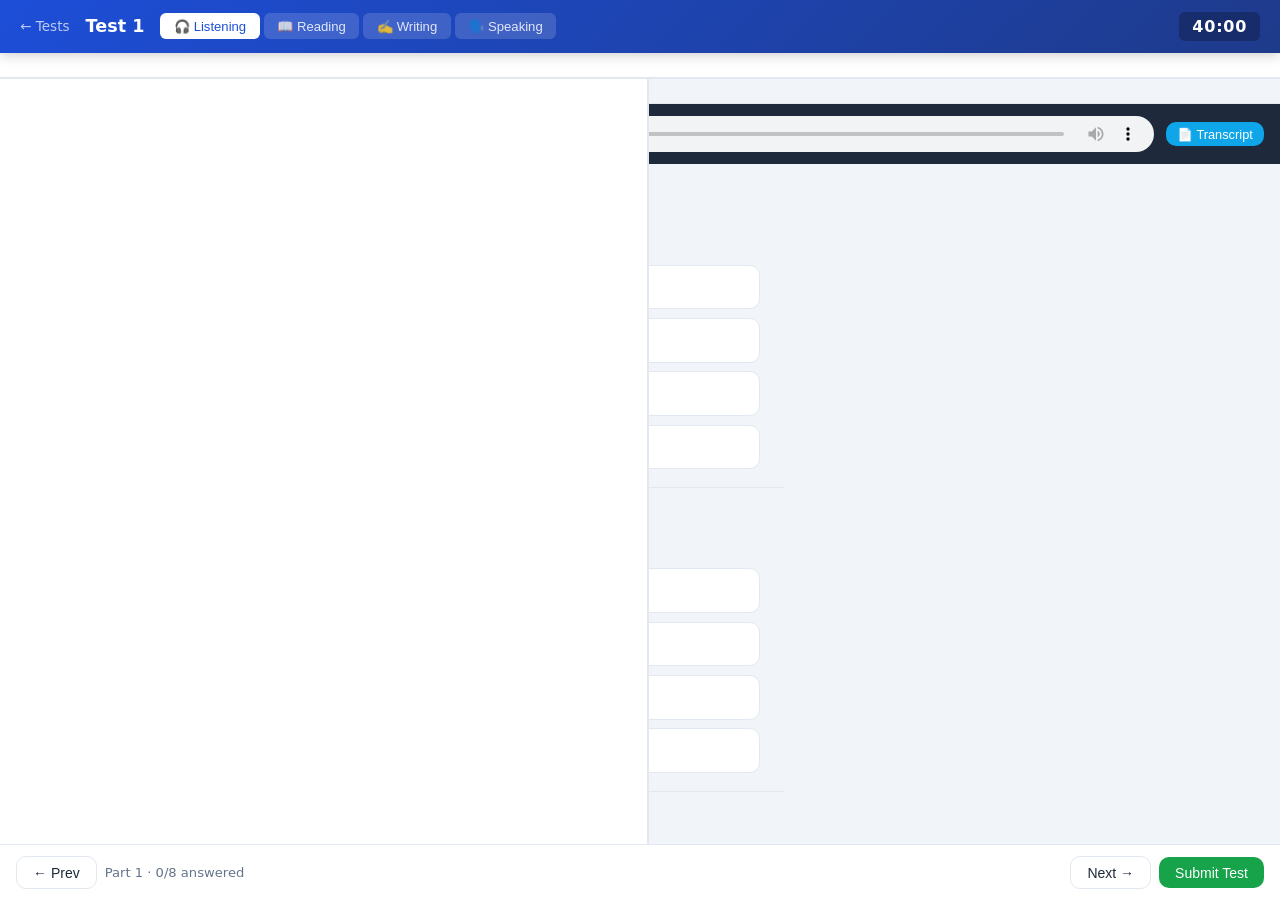
<file: app/test.html>
<!DOCTYPE html>
<html lang="en">
<head>
  <meta charset="UTF-8">
  <meta name="viewport" content="width=device-width, initial-scale=1.0">
  <title>VSTEP Test</title>
  <link rel="stylesheet" href="style.css">
  <style>
    /* ── Full-screen shell ── */
    html, body { height: 100%; overflow: hidden; }
    body { display: flex; flex-direction: column; }
    .app-header { flex-shrink: 0; }
    .footer-nav { flex-shrink: 0; }

    /* #main-content fills remaining space; sections are stacked absolutely inside */
    #main-content {
      flex: 1;
      min-height: 0;
      position: relative;
      overflow: hidden;
    }

    /* All sections share the same slot; only .active is shown */
    .section {
      display: none;
      position: absolute;
      inset: 0;              /* top:0 right:0 bottom:0 left:0 */
      flex-direction: column;
      overflow: hidden;
    }
    .section.active { display: flex; }

    /* ── Listening ── */
    #section-listening .listening-questions { flex: 1; overflow-y: auto; min-height: 0; }

    /* ── Reading: split-view layout ── */
    #section-reading {
      display: flex;
      flex-direction: column;
      overflow: hidden;
    }

    /* Passage navigator bar — sticky at top of reading section */
    .read-q-nav-sticky {
      flex-shrink: 0;
      background: var(--card); border-bottom: 1px solid var(--border);
    }

    /* Split body: passage left | questions right */
    .read-split {
      flex: 1; min-height: 0;
      display: flex;
      overflow: hidden;
    }

    /* Left: passage */
    .read-passage-block {
      flex: 1; min-width: 0;
      overflow-y: auto;
      padding: 1.5rem 2rem; font-size: .95rem; line-height: 1.9;
      border-right: 2px solid var(--border);
      background: var(--card);
      box-sizing: border-box;
    }
    .read-passage-block h3 { color: var(--primary); margin-bottom: .85rem; font-size: 1.05rem; }
    .read-passage-block p  { margin-bottom: .65rem; }

    /* Right: all questions for passage */
    .read-q-block {
      flex: 1; min-width: 0;
      overflow-y: auto;
      padding: .75rem 1.5rem;
      box-sizing: border-box;
    }
    .read-q-block .question-area { max-width: none; padding: 0; }

    /* Individual question card in the right panel */
    .read-q-item {
      padding: 1rem 0;
      border-bottom: 1px solid var(--border);
    }
    .read-q-item:last-child { border-bottom: none; }
    .read-q-item .options { display: grid; grid-template-columns: 1fr 1fr; gap: .5rem; margin-top: .5rem; }

    @media (max-width: 768px) {
      .read-split { flex-direction: column; }
      .read-passage-block { border-right: none; border-bottom: 2px solid var(--border); max-height: 45vh; }
      .read-q-item .options { grid-template-columns: 1fr; }
      .read-passage-block, .read-q-block { padding: 1rem; }
    }

    /* ── Listening: all questions in one scroll ── */
    .listen-q-block {
      padding: 1.1rem 1.5rem;
      border-bottom: 1px solid var(--border);
    }
    .listen-q-block:last-child { border-bottom: none; }

    /* ── Writing / Speaking: scrollable ── */
    #section-writing  { overflow-y: auto; }
    #section-speaking { overflow-y: auto; }
  </style>
</head>
<body>

<!-- Header -->
<header class="app-header">
  <a href="index.html" style="color:rgba(255,255,255,.7);font-size:.85rem">← Tests</a>
  <h1 id="test-title">Test 1</h1>
  <div class="section-tabs" id="section-tabs">
    <button class="tab active" data-section="listening">🎧 Listening</button>
    <button class="tab" data-section="reading">📖 Reading</button>
    <button class="tab" data-section="writing">✍️ Writing</button>
    <button class="tab" data-section="speaking">🗣️ Speaking</button>
  </div>
  <div class="spacer"></div>
  <div class="timer" id="timer">--:--</div>
</header>

<div id="main-content">

  <!-- ── LISTENING ── -->
  <div id="section-listening" class="section active listening-layout">
    <div class="part-tabs" id="part-tabs"></div>
    <div class="audio-bar" id="audio-bar">
      <audio id="audio-player" controls preload="none"></audio>
      <button class="btn btn-accent btn-sm" id="transcript-toggle">📄 Transcript</button>
    </div>
    <div class="transcript-panel" id="transcript-panel"></div>
    <div class="listening-questions">
      <div class="question-area" id="listen-q-area"></div>
    </div>
  </div>

  <!-- ── READING ── -->
  <div id="section-reading" class="section">
    <!-- Passage navigator bar -->
    <div class="read-q-nav-sticky">
      <div class="q-nav" id="read-q-nav"></div>
    </div>
    <!-- Split: passage (left) | all questions (right) -->
    <div class="read-split">
      <div class="read-passage-block" id="passage-panel"></div>
      <div class="read-q-block" id="read-q-area"></div>
    </div>
  </div>

  <!-- ── WRITING ── -->
  <div id="section-writing" class="section">
    <div class="writing-section" id="writing-content"></div>
  </div>

  <!-- ── SPEAKING ── -->
  <div id="section-speaking" class="section">
    <div class="speaking-section" id="speaking-content"></div>
  </div>

</div>

<!-- Footer -->
<div class="footer-nav">
  <button class="btn btn-outline" id="btn-prev">← Prev</button>
  <span id="q-position" class="text-muted" style="font-size:.82rem"></span>
  <div class="spacer"></div>
  <button class="btn btn-outline" id="btn-next">Next →</button>
  <button class="btn btn-success" id="btn-submit">Submit Test</button>
</div>

<script src="data/tests.js"></script>
<script src="data/answers.js"></script>
<script src="data/tapescripts.js"></script>
<script src="app.js"></script>
<script>
// ── State ──────────────────────────────────────────────────────────────────
const testNum   = APP.getTestNum();
const test      = TESTS[testNum];
let userAnswers = APP.getAnswers(testNum);

let currentSection = 'listening';
let listenIndex    = 0;   // index into flatListening
let readIndex      = 0;   // index into flatReading
let currentPart    = 0;   // 0-based part index for listening display

const flatL = APP.flatListening(test);
const flatR = APP.flatReading(test);

// ── Timer ──────────────────────────────────────────────────────────────────
const SECTION_TIMES = { listening: 40*60, reading: 60*60, writing: 60*60, speaking: 0 };
let timerSeconds = 0;
let timerInterval = null;

function startTimer(section) {
  clearInterval(timerInterval);
  timerSeconds = SECTION_TIMES[section] || 0;
  updateTimerDisplay();
  if (!timerSeconds) { document.getElementById('timer').textContent = '—'; return; }
  timerInterval = setInterval(() => {
    timerSeconds--;
    updateTimerDisplay();
    if (timerSeconds <= 0) clearInterval(timerInterval);
  }, 1000);
}

function updateTimerDisplay() {
  const el = document.getElementById('timer');
  el.textContent = APP.formatTime(timerSeconds);
  el.className = 'timer' + (timerSeconds < 120 ? ' danger' : timerSeconds < 300 ? ' warning' : '');
}

// ── Section Switching ──────────────────────────────────────────────────────
document.getElementById('section-tabs').addEventListener('click', e => {
  const tab = e.target.closest('.tab');
  if (!tab) return;
  switchSection(tab.dataset.section);
});

function switchSection(name) {
  currentSection = name;
  document.querySelectorAll('.section').forEach(s => s.classList.remove('active'));
  document.getElementById(`section-${name}`).classList.add('active');
  document.querySelectorAll('.tab').forEach(t => t.classList.toggle('active', t.dataset.section === name));
  startTimer(name);
  if (name === 'listening') renderListening();
  if (name === 'reading')   renderReading();
  if (name === 'writing')   renderWriting();
  if (name === 'speaking')  renderSpeaking();
  updateFooter();
}

// ── LISTENING ─────────────────────────────────────────────────────────────
function renderListening() {
  if (!flatL.length) {
    document.getElementById('listen-q-area').innerHTML = '<p class="text-muted p-1">No listening section for this test.</p>';
    return;
  }

  const parts = test.listening.parts;

  // Part tabs
  document.getElementById('part-tabs').innerHTML = parts.map((p, i) =>
    `<button class="part-tab ${i===currentPart?'active':''}" data-pi="${i}">Part ${p.part}</button>`
  ).join('');

  // Audio
  const partNum = parts[currentPart]?.part;
  const audio   = document.getElementById('audio-player');
  if (test.hasAudio) {
    audio.src = APP.audioSrc(testNum, partNum);
    document.getElementById('audio-bar').style.display = 'flex';
  } else {
    document.getElementById('audio-bar').style.display = 'none';
  }

  // Transcript
  const ts = TAPESCRIPTS[testNum]?.[`part${partNum}`] || '';
  const tp = document.getElementById('transcript-panel');
  tp.innerHTML = ts
    ? ts.replace(/\*\*(.+?)\*\*/g, '<strong>$1</strong>').replace(/\n/g, '<br>')
    : '<em>No transcript available.</em>';

  renderAllListenQuestions();
  updateFooter();
}

function renderAllListenQuestions() {
  const partQs = flatL.filter(item => item.partIndex === currentPart);
  const area   = document.getElementById('listen-q-area');

  area.innerHTML = partQs.map(item => {
    const saved = userAnswers.listening[item.q.id] || '';
    return `<div class="listen-q-block" id="lq-${item.q.id}">
      <div class="q-label">Question ${item.q.id} of ${flatL.length}</div>
      <p class="q-text">${item.q.text}</p>
      <div class="options">${APP.renderOptions(item.q, saved)}</div>
    </div>`;
  }).join('');

  // Event delegation — one listener on the container
  area.addEventListener('click', handleListenClick);
}

function handleListenClick(e) {
  const lbl = e.target.closest('.option-label');
  if (!lbl) return;
  const block = lbl.closest('.listen-q-block');
  if (!block) return;
  const qid  = parseInt(block.id.replace('lq-', ''));
  const val  = lbl.dataset.key;
  userAnswers.listening = userAnswers.listening || {};
  userAnswers.listening[qid] = val;
  APP.saveAnswers(testNum, userAnswers);
  // Re-render only the options in this block
  const item = flatL.find(i => i.q.id === qid);
  block.querySelector('.options').innerHTML = APP.renderOptions(item.q, val);
  updateFooter();
}

document.getElementById('part-tabs').addEventListener('click', e => {
  const btn = e.target.closest('.part-tab');
  if (!btn) return;
  currentPart = parseInt(btn.dataset.pi);
  renderListening();
});

document.getElementById('transcript-toggle').addEventListener('click', () => {
  document.getElementById('transcript-panel').classList.toggle('open');
});

// ── READING ───────────────────────────────────────────────────────────────
// readIndex = index of current PASSAGE (not question)
let currentPassage = 0;

function renderReading() {
  if (!flatR.length) {
    document.getElementById('read-q-area').innerHTML = '<p class="text-muted p-1">No reading section.</p>';
    return;
  }
  renderPassageNav();
  renderPassage();
  renderAllReadQuestions();
  updateFooter();
}

function renderPassage() {
  const passage = test.reading.passages[currentPassage];
  if (!passage) return;
  const passageHtml = passage.text
    .replace(/\n\n+/g, '\x00')
    .replace(/\n/g, ' ')
    .replace(/\*\*(.+?)\*\*/g, '<strong style="background:rgba(255,230,0,.35);border-radius:2px;padding:0 2px">$1</strong>')
    .replace(/\x00/g, '</p><p>');
  document.getElementById('passage-panel').innerHTML =
    `<h3>Passage ${currentPassage + 1}</h3><p>${passageHtml}</p>`;
  document.getElementById('passage-panel').scrollTop = 0;
}

function renderPassageNav() {
  const passages = test.reading.passages;
  document.getElementById('read-q-nav').innerHTML = passages.map((p, i) => {
    const qs       = p.questions || [];
    const answered = qs.filter(q => userAnswers.reading[q.id]).length;
    const active   = i === currentPassage ? 'active' : '';
    const done     = answered === qs.length ? 'answered' : '';
    return `<button class="q-btn ${active} ${done}" onclick="jumpPassage(${i})">
      P${i + 1} <span style="font-size:.7rem;opacity:.75">${answered}/${qs.length}</span>
    </button>`;
  }).join('');
}

function renderAllReadQuestions() {
  const passage = test.reading.passages[currentPassage];
  if (!passage) return;
  const area = document.getElementById('read-q-area');

  area.innerHTML = passage.questions.map(q => {
    const saved   = userAnswers.reading[q.id] || '';
    const hasOpts = Object.values(q.options || {}).some(v => v.trim());
    const qHtml   = q.text.replace(/\*\*(.+?)\*\*/g, '<strong>$1</strong>');
    const answerBlock = hasOpts
      ? `<div class="options">${APP.renderOptions(q, saved)}</div>`
      : `<input type="text" class="read-short-input" data-qid="${q.id}"
           value="${saved.replace(/"/g,'&quot;')}" placeholder="Type your answer…"
           style="width:100%;padding:.5rem .7rem;font-size:.9rem;border:2px solid var(--border);
                  border-radius:8px;background:var(--card);color:var(--text);box-sizing:border-box;margin-top:.4rem">`;
    return `<div class="read-q-item" id="rq-${q.id}">
      <div class="q-label">Question ${q.id} of ${flatR.length}</div>
      <p class="q-text">${qHtml}</p>
      ${answerBlock}
    </div>`;
  }).join('');

  // Event delegation for MCQ clicks
  area.addEventListener('click', handleReadClick);

  // Short-answer inputs
  area.querySelectorAll('.read-short-input').forEach(inp => {
    inp.addEventListener('input', () => {
      userAnswers.reading[parseInt(inp.dataset.qid)] = inp.value;
      APP.saveAnswers(testNum, userAnswers);
      renderPassageNav();
      updateFooter();
    });
  });
  area.scrollTop = 0;
}

function handleReadClick(e) {
  const lbl = e.target.closest('.option-label');
  if (!lbl) return;
  const block = lbl.closest('.read-q-item');
  if (!block) return;
  const qid = parseInt(block.id.replace('rq-', ''));
  const val = lbl.dataset.key;
  userAnswers.reading[qid] = val;
  APP.saveAnswers(testNum, userAnswers);
  const q = flatR.find(i => i.q.id === qid)?.q;
  block.querySelector('.options').innerHTML = APP.renderOptions(q, val);
  renderPassageNav();
  updateFooter();
}

function jumpPassage(idx) {
  currentPassage = idx;
  renderPassageNav();
  renderPassage();
  renderAllReadQuestions();
  updateFooter();
}

// ── WRITING ───────────────────────────────────────────────────────────────
function renderWriting() {
  const w = test.writing;
  if (!w) { document.getElementById('writing-content').innerHTML = '<p class="text-muted">No writing section.</p>'; return; }

  let html = '';
  for (const [key, task] of Object.entries(w)) {
    const taskNum = key.replace('task', '');
    const saved   = userAnswers.writing?.[key] || '';
    const bullets = task.bullets?.map(b => `<li>${b}</li>`).join('') || '';
    html += `
      <div style="margin-bottom:2rem">
        <div class="task-prompt">
          <h3>Task ${taskNum} ${taskNum==='1'?'(~20 min, 120+ words)':'(~40 min, 250+ words)'}</h3>
          <p style="font-size:.9rem;line-height:1.65;margin-top:.4rem">${task.prompt}</p>
          ${bullets ? `<ul style="margin-top:.5rem">${bullets}</ul>` : ''}
        </div>
        <textarea id="writing-${key}" placeholder="Write your answer here..."
          oninput="saveWriting('${key}',this.value)">${saved}</textarea>
        <div class="word-count" id="wc-${key}">Words: ${APP.countWords(saved)}</div>
      </div>`;
  }
  document.getElementById('writing-content').innerHTML = html;
}

function saveWriting(key, val) {
  userAnswers.writing = userAnswers.writing || {};
  userAnswers.writing[key] = val;
  APP.saveAnswers(testNum, userAnswers);
  const wc = document.getElementById(`wc-${key}`);
  if (wc) wc.textContent = `Words: ${APP.countWords(val)}`;
}

// ── SPEAKING ──────────────────────────────────────────────────────────────
function renderSpeaking() {
  const sp = test.speaking;
  if (!sp) { document.getElementById('speaking-content').innerHTML = '<p class="text-muted">No speaking section.</p>'; return; }

  const partNames = { part1: 'Social Interaction', part2: 'Solution Discussion', part3: 'Topic' };
  let html = '';

  for (const [key, part] of Object.entries(sp)) {
    const qs = part.questions?.map(q => `<li>${q}</li>`).join('') || '';
    html += `
      <div class="speaking-card">
        <h3>Part ${key.replace('part','')}: ${partNames[key] || part.title}</h3>
        <div style="font-size:.85rem;color:var(--muted);margin:.3rem 0">Topic: <strong>${part.topic}</strong></div>
        ${qs ? `<ol style="margin:.75rem 0 0 1.2rem;line-height:1.8;font-size:.9rem">${qs}</ol>` : ''}
      </div>`;
  }

  document.getElementById('speaking-content').innerHTML = html;
}

// ── Navigation ────────────────────────────────────────────────────────────
function updateFooter() {
  const pos  = document.getElementById('q-position');
  const prev = document.getElementById('btn-prev');
  const next = document.getElementById('btn-next');

  if (currentSection === 'listening') {
    const partQs    = flatL.filter(i => i.partIndex === currentPart);
    const answered  = partQs.filter(i => userAnswers.listening[i.q.id]).length;
    pos.textContent = `Part ${currentPart + 1} · ${answered}/${partQs.length} answered`;
    prev.disabled   = currentPart === 0;
    next.disabled   = currentPart >= (test.listening?.parts?.length ?? 1) - 1;
  } else if (currentSection === 'reading') {
    const totalPassages = test.reading?.passages?.length ?? 0;
    const pQs     = test.reading?.passages[currentPassage]?.questions || [];
    const answered = pQs.filter(q => userAnswers.reading[q.id]).length;
    pos.textContent = `Passage ${currentPassage + 1}/${totalPassages} · ${answered}/${pQs.length} answered`;
    prev.disabled   = currentPassage === 0;
    next.disabled   = currentPassage >= totalPassages - 1;
  } else {
    pos.textContent = '';
    prev.disabled   = true;
    next.disabled   = true;
  }
}

document.getElementById('btn-prev').addEventListener('click', () => {
  if (currentSection === 'listening' && currentPart > 0) {
    currentPart--;
    renderListening();
  } else if (currentSection === 'reading' && currentPassage > 0) {
    jumpPassage(currentPassage - 1);
  }
  updateFooter();
});

document.getElementById('btn-next').addEventListener('click', () => {
  if (currentSection === 'listening' && currentPart < (test.listening?.parts?.length ?? 1) - 1) {
    currentPart++;
    renderListening();
  } else if (currentSection === 'reading' && currentPassage < (test.reading?.passages?.length ?? 1) - 1) {
    jumpPassage(currentPassage + 1);
  }
  updateFooter();
});

// ── Submit ─────────────────────────────────────────────────────────────────
document.getElementById('btn-submit').addEventListener('click', () => {
  const answered = Object.keys(userAnswers.listening||{}).length + Object.keys(userAnswers.reading||{}).length;
  const total    = flatL.length + flatR.length;
  if (answered < total) {
    if (!confirm(`You have answered ${answered}/${total} questions. Submit anyway?`)) return;
  }
  APP.saveAnswers(testNum, userAnswers);
  location.href = `review.html?test=${testNum}`;
});

// ── Init ──────────────────────────────────────────────────────────────────
document.getElementById('test-title').textContent = `Test ${testNum}`;
if (!test.listening) {
  document.querySelector('[data-section="listening"]').classList.add('hidden');
  switchSection('reading');
} else {
  renderListening();
  startTimer('listening');
}
updateFooter();
</script>
</body>
</html>
</file>
<file: app/style.css>
/* ── VSTEP Study App — style.css ─────────────────────────────────────── */

:root {
  --primary:   #1d4ed8;
  --primary-h: #1e40af;
  --accent:    #0ea5e9;
  --success:   #16a34a;
  --danger:    #dc2626;
  --warning:   #d97706;
  --bg:        #f1f5f9;
  --card:      #ffffff;
  --border:    #e2e8f0;
  --text:      #1e293b;
  --muted:     #64748b;
  --radius:    10px;
  --shadow:    0 2px 8px rgba(0,0,0,.10);
}

* { box-sizing: border-box; margin: 0; padding: 0; }
body { font-family: 'Segoe UI', system-ui, sans-serif; background: var(--bg); color: var(--text); }
a { color: var(--primary); text-decoration: none; }
a:hover { text-decoration: underline; }

/* ── Typography ── */
h1 { font-size: 1.6rem; font-weight: 700; }
h2 { font-size: 1.25rem; font-weight: 600; }
h3 { font-size: 1rem; font-weight: 600; }

/* ── Buttons ── */
.btn {
  display: inline-flex; align-items: center; gap: .4em;
  padding: .45rem 1rem; border-radius: var(--radius);
  border: none; cursor: pointer; font-size: .875rem; font-weight: 500;
  transition: opacity .15s, box-shadow .15s;
}
.btn:hover { opacity: .88; }
.btn-primary  { background: var(--primary);  color: #fff; }
.btn-accent   { background: var(--accent);   color: #fff; }
.btn-success  { background: var(--success);  color: #fff; }
.btn-outline  { background: transparent; border: 1.5px solid var(--border); color: var(--text); }
.btn-outline:hover { background: var(--border); opacity: 1; }
.btn-sm { padding: .3rem .7rem; font-size: .8rem; }
.btn-lg { padding: .65rem 1.4rem; font-size: 1rem; }
.btn-block { width: 100%; justify-content: center; }

/* ── Cards ── */
.card {
  background: var(--card); border-radius: var(--radius);
  box-shadow: var(--shadow); padding: 1.25rem;
}
.card-title { font-size: 1rem; font-weight: 600; margin-bottom: .5rem; }

/* ── Badges ── */
.badge {
  display: inline-block; padding: .15rem .5rem;
  border-radius: 99px; font-size: .75rem; font-weight: 600;
}
.badge-primary { background: #dbeafe; color: var(--primary); }
.badge-success { background: #dcfce7; color: var(--success); }
.badge-danger  { background: #fee2e2; color: var(--danger); }
.badge-muted   { background: #f1f5f9; color: var(--muted); }

/* ── App Header ── */
.app-header {
  background: linear-gradient(135deg, var(--primary) 0%, #1e3a8a 100%);
  color: #fff; padding: .75rem 1.25rem;
  display: flex; align-items: center; gap: 1rem; flex-wrap: wrap;
  position: sticky; top: 0; z-index: 100; box-shadow: 0 2px 12px rgba(0,0,0,.2);
}
.app-header h1 { font-size: 1.1rem; white-space: nowrap; }
.app-header .spacer { flex: 1; }

/* ── Section Tabs ── */
.section-tabs { display: flex; gap: .25rem; }
.section-tabs .tab {
  padding: .35rem .85rem; border-radius: 6px; border: none;
  background: rgba(255,255,255,.15); color: rgba(255,255,255,.85);
  cursor: pointer; font-size: .82rem; font-weight: 500; transition: background .15s;
}
.section-tabs .tab:hover   { background: rgba(255,255,255,.25); }
.section-tabs .tab.active  { background: #fff; color: var(--primary); }

/* ── Timer ── */
.timer {
  font-size: 1rem; font-weight: 700; letter-spacing: .05em;
  background: rgba(0,0,0,.25); padding: .3rem .8rem;
  border-radius: 6px; white-space: nowrap;
}
.timer.warning { background: #fbbf24; color: #1e293b; }
.timer.danger  { background: #ef4444; animation: pulse 1s infinite; }

@keyframes pulse { 0%,100%{opacity:1} 50%{opacity:.7} }

/* ── Section Layout (used only in test.html via override) ── */
.section { display: none; }

/* ── Q Navigator ── */
.q-nav {
  display: flex; flex-wrap: wrap; gap: .35rem;
  padding: .75rem 1rem; background: var(--card);
  border-bottom: 1px solid var(--border);
}
.q-btn {
  width: 32px; height: 32px; border-radius: 6px; border: 1.5px solid var(--border);
  background: var(--card); font-size: .78rem; font-weight: 600;
  cursor: pointer; transition: all .12s;
}
.q-btn:hover   { border-color: var(--primary); color: var(--primary); }
.q-btn.active  { background: var(--primary); color: #fff; border-color: var(--primary); }
.q-btn.answered{ background: #dbeafe; border-color: var(--accent); color: var(--primary); }
.q-btn.correct { background: #dcfce7; border-color: var(--success); color: var(--success); }
.q-btn.wrong   { background: #fee2e2; border-color: var(--danger);  color: var(--danger); }

/* Part tabs (inside listening) */
.part-tabs { display: flex; gap: .5rem; padding: .75rem 1rem; border-bottom: 1px solid var(--border); }
.part-tab {
  padding: .3rem .9rem; border-radius: 6px; border: 1.5px solid var(--border);
  background: var(--card); cursor: pointer; font-size: .82rem; font-weight: 500;
}
.part-tab.active { background: var(--primary); color: #fff; border-color: var(--primary); }

/* ── Audio Player Bar ── */
.audio-bar {
  display: flex; align-items: center; gap: .75rem; flex-wrap: wrap;
  padding: .75rem 1rem; background: #1e293b; color: #fff;
}
.audio-bar audio { flex: 1; min-width: 200px; height: 36px; }
.audio-bar .btn  { white-space: nowrap; }

/* ── Transcript Panel ── */
.transcript-panel {
  background: #f8fafc; border: 1px solid var(--border);
  border-radius: var(--radius); margin: .75rem 1rem;
  padding: 1rem; max-height: 280px; overflow-y: auto;
  font-size: .875rem; line-height: 1.65; display: none;
}
.transcript-panel.open { display: block; }
.transcript-panel strong { color: var(--primary); }

/* ── Question Area ── */
.question-area {
  padding: 1.25rem 1rem; max-width: 800px;
}
.q-label { font-size: .78rem; color: var(--muted); margin-bottom: .4rem; }
.q-text  { font-size: 1rem; line-height: 1.6; margin-bottom: 1rem; font-weight: 500; }

.options { display: flex; flex-direction: column; gap: .55rem; }
.option-label {
  display: flex; align-items: flex-start; gap: .65rem;
  padding: .7rem .9rem; border-radius: var(--radius);
  border: 1.5px solid var(--border); cursor: pointer;
  background: var(--card); transition: all .12s; font-size: .9rem; line-height: 1.4;
}
.option-label:hover         { border-color: var(--primary); background: #eff6ff; }
.option-label input         { margin-top: .18rem; flex-shrink: 0; accent-color: var(--primary); }
.option-label.selected      { border-color: var(--primary); background: #dbeafe; }
.option-label.correct       { border-color: var(--success); background: #dcfce7; }
.option-label.wrong         { border-color: var(--danger);  background: #fee2e2; }
.option-label.correct-ans   { border-color: var(--success); background: #f0fdf4; }
.opt-key { font-weight: 700; min-width: 22px; color: var(--primary); }
.option-label.correct .opt-key, .option-label.correct-ans .opt-key { color: var(--success); }
.option-label.wrong .opt-key  { color: var(--danger); }

/* ── Reading Split ── */
.reading-split {
  display: flex; flex: 1; min-height: 0; overflow: hidden;
}
.passage-panel {
  flex: 1; padding: 1.25rem; overflow-y: auto;
  border-right: 1px solid var(--border); background: var(--card);
  font-size: .9rem; line-height: 1.75;
}
.passage-panel h3 { margin-bottom: .75rem; color: var(--primary); }
.reading-right {
  width: 380px; display: flex; flex-direction: column; overflow: hidden;
}
.reading-q-scroll { flex: 1; overflow-y: auto; padding: 1rem; }

@media (max-width: 720px) {
  .reading-split  { flex-direction: column; }
  .passage-panel  { max-height: 40vh; border-right: none; border-bottom: 1px solid var(--border); }
  .reading-right  { width: 100%; flex: 1; }
}

/* ── Writing Section ── */
.writing-section { padding: 1.25rem; max-width: 820px; }
.task-prompt {
  background: #f0f9ff; border-left: 4px solid var(--accent);
  border-radius: 0 var(--radius) var(--radius) 0;
  padding: 1rem 1.1rem; margin-bottom: 1rem;
}
.task-prompt h3 { color: var(--primary); margin-bottom: .5rem; }
.task-prompt ul  { margin: .4rem 0 0 1.2rem; }
.task-prompt li  { line-height: 1.65; margin-bottom: .2rem; font-size: .9rem; }
.word-count      { font-size: .8rem; color: var(--muted); text-align: right; margin-top: .35rem; }
textarea {
  width: 100%; min-height: 220px; border: 1.5px solid var(--border);
  border-radius: var(--radius); padding: .8rem 1rem;
  font-size: .9rem; font-family: inherit; resize: vertical; line-height: 1.65;
}
textarea:focus { outline: none; border-color: var(--primary); }

/* ── Speaking Section ── */
.speaking-section { padding: 1.25rem; max-width: 700px; }
.speaking-card {
  background: linear-gradient(135deg, #f0f9ff, #e0f2fe);
  border: 1.5px solid #bae6fd; border-radius: 12px; padding: 1.5rem;
  margin-bottom: 1rem;
}
.speaking-card h3 { color: var(--primary); margin-bottom: .5rem; }
.speaking-card ol { margin-left: 1.2rem; line-height: 1.8; }
.model-answer {
  background: #f0fdf4; border: 1.5px solid #bbf7d0;
  border-radius: var(--radius); padding: 1rem 1.1rem;
  margin-top: 1rem; display: none;
}
.model-answer.open { display: block; }

/* ── Footer nav ── */
.footer-nav {
  position: sticky; bottom: 0; background: var(--card);
  border-top: 1px solid var(--border); padding: .7rem 1rem;
  display: flex; align-items: center; gap: .5rem; z-index: 50;
}
.footer-nav .spacer { flex: 1; }

/* ── Review Page ── */
.score-grid {
  display: grid; grid-template-columns: repeat(auto-fit, minmax(150px,1fr)); gap: 1rem;
  margin-bottom: 1.5rem;
}
.score-card {
  background: var(--card); border-radius: var(--radius); box-shadow: var(--shadow);
  padding: 1.25rem; text-align: center;
}
.score-card .score-num { font-size: 2rem; font-weight: 800; }
.score-card .score-label { font-size: .8rem; color: var(--muted); }
.score-card.good  .score-num { color: var(--success); }
.score-card.ok    .score-num { color: var(--warning); }
.score-card.bad   .score-num { color: var(--danger); }

.review-question { border-bottom: 1px solid var(--border); padding: .9rem 0; }
.review-question:last-child { border-bottom: none; }
.review-row { display: flex; gap: .5rem; align-items: flex-start; flex-wrap: wrap; }
.review-q-num {
  width: 28px; height: 28px; border-radius: 6px; font-size: .78rem; font-weight: 700;
  display: flex; align-items: center; justify-content: center; flex-shrink: 0;
}
.review-answer-row { display: flex; gap: .5rem; align-items: center; flex-wrap: wrap; margin-top: .3rem; }

/* ── Index / Home ── */
.home-hero {
  background: linear-gradient(135deg, var(--primary) 0%, #1e3a8a 100%);
  color: #fff; padding: 3rem 1.5rem; text-align: center;
}
.home-hero h1 { font-size: 2rem; margin-bottom: .5rem; }
.home-hero p  { font-size: 1.05rem; opacity: .85; }

.test-grid {
  display: grid; grid-template-columns: repeat(auto-fill, minmax(200px, 1fr));
  gap: 1rem; padding: 1.5rem;
}
.test-card {
  background: var(--card); border-radius: var(--radius);
  box-shadow: var(--shadow); padding: 1.25rem; cursor: pointer;
  transition: transform .15s, box-shadow .15s;
  border: 2px solid transparent;
}
.test-card:hover { transform: translateY(-3px); box-shadow: 0 6px 20px rgba(0,0,0,.12); }
.test-card.completed { border-color: var(--success); }
.test-card .test-num { font-size: 2rem; font-weight: 800; color: var(--primary); }
.test-card .test-meta { font-size: .8rem; color: var(--muted); margin-top: .3rem; }

/* ── Study Page ── */
.study-tabs { display: flex; gap: 0; border-bottom: 2px solid var(--border); }
.study-tab {
  padding: .65rem 1.25rem; border: none; background: transparent;
  color: var(--muted); cursor: pointer; font-size: .9rem; font-weight: 500;
  border-bottom: 3px solid transparent; margin-bottom: -2px; transition: all .15s;
}
.study-tab:hover  { color: var(--primary); }
.study-tab.active { color: var(--primary); border-bottom-color: var(--primary); }

.study-content { padding: 1.25rem; }
.section-panel { display: none; }
.section-panel.active { display: block; }
.sample-essay {
  background: var(--card); border-radius: var(--radius); padding: 1rem;
  margin-bottom: .75rem; box-shadow: var(--shadow); line-height: 1.75; font-size: .9rem;
}

/* ── Utilities ── */
.hidden   { display: none !important; }
.text-success { color: var(--success); }
.text-danger  { color: var(--danger); }
.text-muted   { color: var(--muted); }
.text-primary { color: var(--primary); }
.mt-1 { margin-top: .5rem; } .mt-2 { margin-top: 1rem; } .mt-3 { margin-top: 1.5rem; }
.mb-1 { margin-bottom: .5rem; } .mb-2 { margin-bottom: 1rem; }
.flex { display: flex; } .items-center { align-items: center; }
.gap-1 { gap: .5rem; } .gap-2 { gap: 1rem; }
.p-1 { padding: .5rem; } .px-2 { padding-left: 1rem; padding-right: 1rem; }
.container { max-width: 1100px; margin: 0 auto; }
</file>
